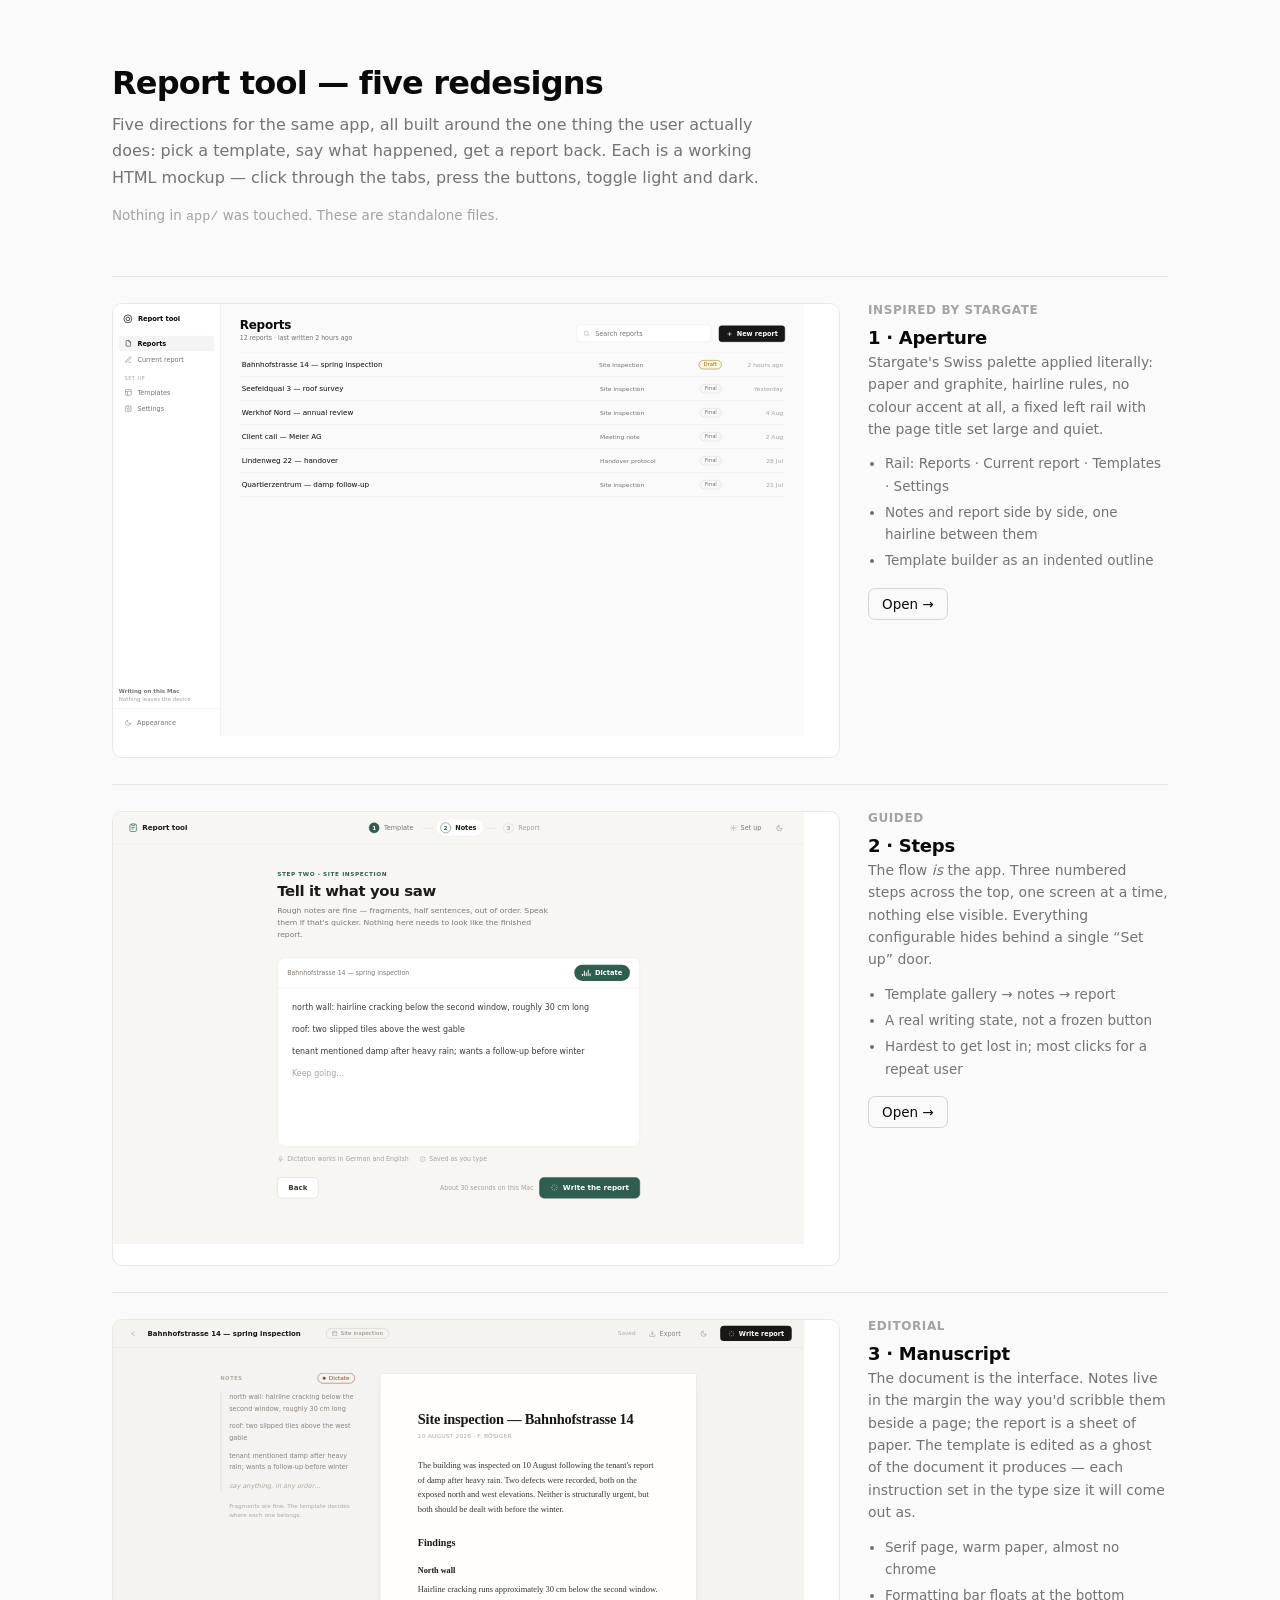
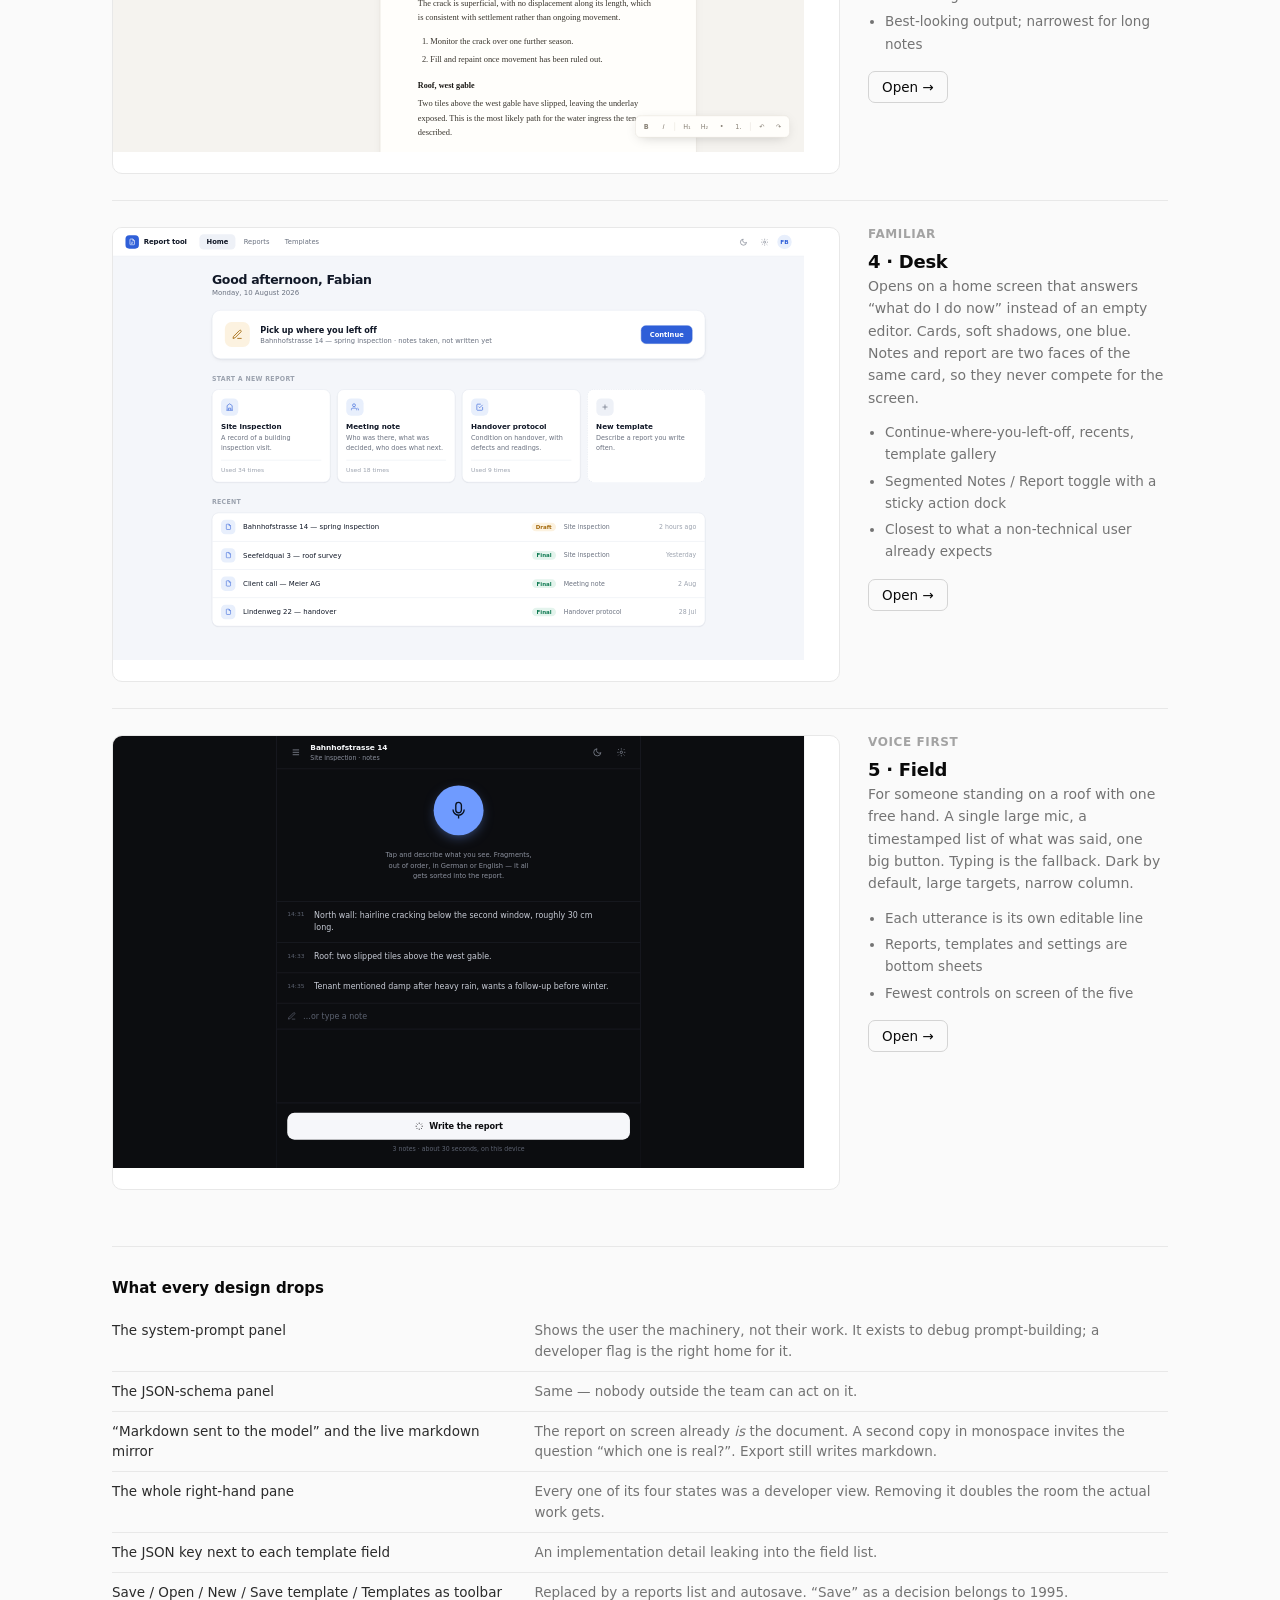
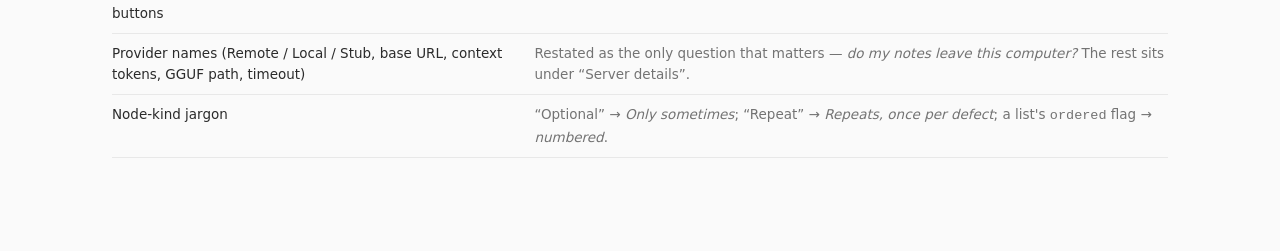
<file: design/index.html>
<!doctype html>
<html lang="en">
<head>
<meta charset="utf-8">
<meta name="viewport" content="width=device-width, initial-scale=1">
<title>Report tool — five redesigns</title>
<style>
  :root{
    --bg:#fafafa;--surface:#fff;--line:#e8e8e8;--line-2:#d4d4d4;
    --ink:#0a0a0a;--text:#2b2b2b;--muted:#737373;--faint:#a3a3a3;
    --sans:-apple-system,BlinkMacSystemFont,"Segoe UI",Inter,system-ui,sans-serif;
  }
  @media (prefers-color-scheme:dark){
    :root{--bg:#0a0a0a;--surface:#141414;--line:#262626;--line-2:#3a3a3a;
          --ink:#fafafa;--text:#d4d4d4;--muted:#8a8a8a;--faint:#5e5e5e}
  }
  *{box-sizing:border-box}
  body{margin:0;background:var(--bg);color:var(--text);font-family:var(--sans);font-size:15px;-webkit-font-smoothing:antialiased}
  .wrap{max-width:1120px;margin:0 auto;padding:64px 32px 96px}
  h1{margin:0 0 10px;font-size:32px;font-weight:650;letter-spacing:-.025em;color:var(--ink)}
  .lede{margin:0 0 14px;font-size:16px;color:var(--muted);line-height:1.65;max-width:64ch}
  .note{font-size:13.5px;color:var(--faint);line-height:1.6;max-width:64ch;margin:0 0 48px}
  .grid{display:grid;gap:26px}
  .item{display:grid;grid-template-columns:minmax(0,1fr) 300px;gap:28px;align-items:start;
        border-top:1px solid var(--line);padding-top:26px}
  .frame{position:relative;border:1px solid var(--line);border-radius:10px;overflow:hidden;background:var(--surface);
         aspect-ratio:16/10}
  .frame iframe{position:absolute;top:0;left:0;width:1440px;height:900px;border:0;
                transform:scale(.48);transform-origin:0 0;pointer-events:none}
  .frame a{position:absolute;inset:0;display:block}
  .frame:hover{border-color:var(--line-2)}
  .meta h2{margin:0 0 3px;font-size:18px;color:var(--ink);font-weight:620;letter-spacing:-.015em}
  .meta .tag{font-size:12px;color:var(--faint);letter-spacing:.05em;text-transform:uppercase;font-weight:600;margin-bottom:10px;display:block}
  .meta p{margin:0 0 12px;font-size:14px;color:var(--muted);line-height:1.6}
  .meta ul{margin:0 0 16px;padding-left:17px;font-size:13.5px;color:var(--muted);line-height:1.65}
  .meta li{margin-bottom:4px}
  .open{display:inline-flex;align-items:center;gap:7px;font-size:13.5px;color:var(--ink);text-decoration:none;
        border:1px solid var(--line-2);border-radius:7px;padding:7px 13px}
  .open:hover{border-color:var(--muted)}
  .cut{border-top:1px solid var(--line);margin-top:56px;padding-top:32px}
  .cut h2{margin:0 0 14px;font-size:15px;color:var(--ink);font-weight:620}
  .cut table{border-collapse:collapse;width:100%;font-size:13.5px}
  .cut td{padding:9px 0;border-bottom:1px solid var(--line);vertical-align:top;color:var(--muted);line-height:1.55}
  .cut td:first-child{width:40%;color:var(--text);padding-right:24px}
  @media (max-width:860px){.item{grid-template-columns:1fr}}
</style>
</head>
<body>
<div class="wrap">
  <h1>Report tool — five redesigns</h1>
  <p class="lede">Five directions for the same app, all built around the one thing the user actually does:
    pick a template, say what happened, get a report back. Each is a working HTML mockup — click through the
    tabs, press the buttons, toggle light and dark.</p>
  <p class="note">Nothing in <code>app/</code> was touched. These are standalone files.</p>

  <div class="grid">

    <div class="item">
      <div class="frame"><iframe src="1-aperture.html" scrolling="no"></iframe><a href="1-aperture.html"></a></div>
      <div class="meta">
        <span class="tag">Inspired by Stargate</span>
        <h2>1 · Aperture</h2>
        <p>Stargate's Swiss palette applied literally: paper and graphite, hairline rules, no colour accent at all, a fixed left rail with the page title set large and quiet.</p>
        <ul>
          <li>Rail: Reports · Current report · Templates · Settings</li>
          <li>Notes and report side by side, one hairline between them</li>
          <li>Template builder as an indented outline</li>
        </ul>
        <a class="open" href="1-aperture.html">Open →</a>
      </div>
    </div>

    <div class="item">
      <div class="frame"><iframe src="2-steps.html" scrolling="no"></iframe><a href="2-steps.html"></a></div>
      <div class="meta">
        <span class="tag">Guided</span>
        <h2>2 · Steps</h2>
        <p>The flow <em>is</em> the app. Three numbered steps across the top, one screen at a time, nothing else visible. Everything configurable hides behind a single “Set up” door.</p>
        <ul>
          <li>Template gallery → notes → report</li>
          <li>A real writing state, not a frozen button</li>
          <li>Hardest to get lost in; most clicks for a repeat user</li>
        </ul>
        <a class="open" href="2-steps.html">Open →</a>
      </div>
    </div>

    <div class="item">
      <div class="frame"><iframe src="3-manuscript.html" scrolling="no"></iframe><a href="3-manuscript.html"></a></div>
      <div class="meta">
        <span class="tag">Editorial</span>
        <h2>3 · Manuscript</h2>
        <p>The document is the interface. Notes live in the margin the way you'd scribble them beside a page; the report is a sheet of paper. The template is edited as a ghost of the document it produces — each instruction set in the type size it will come out as.</p>
        <ul>
          <li>Serif page, warm paper, almost no chrome</li>
          <li>Formatting bar floats at the bottom</li>
          <li>Best-looking output; narrowest for long notes</li>
        </ul>
        <a class="open" href="3-manuscript.html">Open →</a>
      </div>
    </div>

    <div class="item">
      <div class="frame"><iframe src="4-desk.html" scrolling="no"></iframe><a href="4-desk.html"></a></div>
      <div class="meta">
        <span class="tag">Familiar</span>
        <h2>4 · Desk</h2>
        <p>Opens on a home screen that answers “what do I do now” instead of an empty editor. Cards, soft shadows, one blue. Notes and report are two faces of the same card, so they never compete for the screen.</p>
        <ul>
          <li>Continue-where-you-left-off, recents, template gallery</li>
          <li>Segmented Notes / Report toggle with a sticky action dock</li>
          <li>Closest to what a non-technical user already expects</li>
        </ul>
        <a class="open" href="4-desk.html">Open →</a>
      </div>
    </div>

    <div class="item">
      <div class="frame"><iframe src="5-field.html" scrolling="no"></iframe><a href="5-field.html"></a></div>
      <div class="meta">
        <span class="tag">Voice first</span>
        <h2>5 · Field</h2>
        <p>For someone standing on a roof with one free hand. A single large mic, a timestamped list of what was said, one big button. Typing is the fallback. Dark by default, large targets, narrow column.</p>
        <ul>
          <li>Each utterance is its own editable line</li>
          <li>Reports, templates and settings are bottom sheets</li>
          <li>Fewest controls on screen of the five</li>
        </ul>
        <a class="open" href="5-field.html">Open →</a>
      </div>
    </div>

  </div>

  <div class="cut">
    <h2>What every design drops</h2>
    <table>
      <tr><td>The system-prompt panel</td><td>Shows the user the machinery, not their work. It exists to debug prompt-building; a developer flag is the right home for it.</td></tr>
      <tr><td>The JSON-schema panel</td><td>Same — nobody outside the team can act on it.</td></tr>
      <tr><td>“Markdown sent to the model” and the live markdown mirror</td><td>The report on screen already <em>is</em> the document. A second copy in monospace invites the question “which one is real?”. Export still writes markdown.</td></tr>
      <tr><td>The whole right-hand pane</td><td>Every one of its four states was a developer view. Removing it doubles the room the actual work gets.</td></tr>
      <tr><td>The JSON key next to each template field</td><td>An implementation detail leaking into the field list.</td></tr>
      <tr><td>Save / Open / New / Save template / Templates as toolbar buttons</td><td>Replaced by a reports list and autosave. “Save” as a decision belongs to 1995.</td></tr>
      <tr><td>Provider names (Remote / Local / Stub, base URL, context tokens, GGUF path, timeout)</td><td>Restated as the only question that matters — <em>do my notes leave this computer?</em> The rest sits under “Server details”.</td></tr>
      <tr><td>Node-kind jargon</td><td>“Optional” → <em>Only sometimes</em>; “Repeat” → <em>Repeats, once per defect</em>; a list's <code>ordered</code> flag → <em>numbered</em>.</td></tr>
    </table>
  </div>
</div>
</body>
</html>
</file>
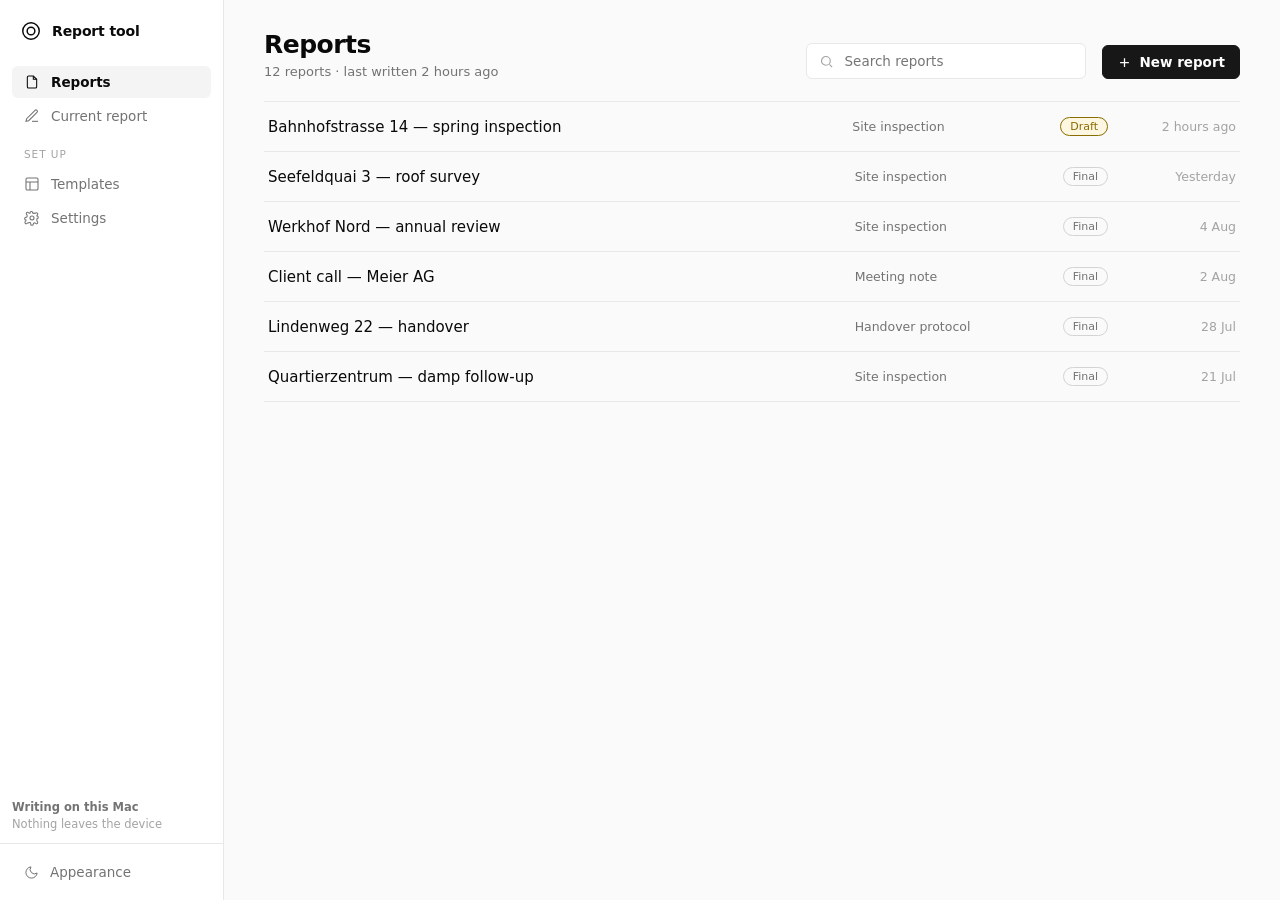
<file: design/1-aperture.html>
<!doctype html>
<html lang="en">
<head>
<meta charset="utf-8">
<meta name="viewport" content="width=device-width, initial-scale=1">
<title>Report tool — Aperture</title>
<style>
  /* ─── Aperture ────────────────────────────────────────────────────────────
     Swiss minimalist, after Stargate: paper + graphite, hairline rules,
     one accent (there isn't one — the accent is ink), high whitespace.
     ------------------------------------------------------------------- */
  :root{
    --bg:#fafafa; --surface:#ffffff; --sunk:#f4f4f4;
    --line:#e8e8e8; --line-2:#d4d4d4;
    --ink:#0a0a0a; --text:#2b2b2b; --muted:#737373; --faint:#a3a3a3;
    --accent:#171717; --on-accent:#ffffff;
    --warn:#8a6d00; --warn-bg:#fdf6e0;
    --r:8px; --rail:224px;
    --sans:-apple-system,BlinkMacSystemFont,"Segoe UI",Inter,system-ui,sans-serif;
    --serif:"Iowan Old Style","Charter",Georgia,serif;
  }
  html[data-theme="dark"]{
    --bg:#0a0a0a; --surface:#141414; --sunk:#1a1a1a;
    --line:#262626; --line-2:#3a3a3a;
    --ink:#fafafa; --text:#d4d4d4; --muted:#8a8a8a; --faint:#5e5e5e;
    --accent:#fafafa; --on-accent:#0a0a0a;
    --warn:#e5c76b; --warn-bg:#241f10;
  }
  *{box-sizing:border-box}
  html,body{height:100%;margin:0}
  body{background:var(--bg);color:var(--text);font-family:var(--sans);font-size:14px;-webkit-font-smoothing:antialiased}
  button{font:inherit;color:inherit;background:none;border:0;cursor:pointer}
  input,textarea{font:inherit;color:inherit}

  .shell{display:flex;height:100vh}

  /* ── rail ── */
  .rail{width:var(--rail);flex:none;background:var(--surface);border-right:1px solid var(--line);display:flex;flex-direction:column}
  .brand{display:flex;align-items:center;gap:10px;padding:20px 20px 24px;font-weight:600;color:var(--ink);letter-spacing:-.01em}
  .brand svg{width:22px;height:22px}
  .nav{flex:1;padding:0 12px;display:flex;flex-direction:column;gap:2px}
  .nav-label{font-size:10.5px;letter-spacing:.09em;text-transform:uppercase;color:var(--faint);padding:14px 12px 6px}
  .nav a{display:flex;align-items:center;gap:11px;padding:8px 12px;border-radius:6px;color:var(--muted);text-decoration:none;font-size:13.5px}
  .nav a:hover{background:var(--sunk);color:var(--text)}
  .nav a.on{background:var(--sunk);color:var(--ink);font-weight:550}
  .nav svg{width:16px;height:16px;flex:none}
  .rail-foot{padding:12px;border-top:1px solid var(--line);display:flex;flex-direction:column;gap:2px}
  .rail-foot button{display:flex;align-items:center;gap:11px;padding:8px 12px;border-radius:6px;color:var(--muted);font-size:13.5px;width:100%}
  .rail-foot button:hover{background:var(--sunk);color:var(--text)}
  .rail-foot svg{width:15px;height:15px}
  .where{padding:10px 12px;font-size:11.5px;color:var(--faint);line-height:1.5}
  .where b{display:block;color:var(--muted);font-weight:550}

  /* ── main ── */
  .main{flex:1;min-width:0;display:flex;flex-direction:column;overflow:hidden}
  .head{padding:30px 40px 22px;display:flex;align-items:flex-end;gap:16px}
  .head h1{margin:0;font-size:25px;font-weight:650;letter-spacing:-.02em;color:var(--ink)}
  .head p{margin:5px 0 0;font-size:13px;color:var(--muted)}
  .head .grow{flex:1}
  .body{flex:1;min-height:0;overflow-y:auto;padding:0 40px 56px}

  /* ── buttons ── */
  .btn{display:inline-flex;align-items:center;gap:8px;padding:8px 14px;border-radius:6px;border:1px solid var(--line-2);font-size:13.5px;color:var(--text);background:var(--surface)}
  .btn:hover{border-color:var(--muted)}
  .btn svg{width:15px;height:15px}
  .btn-primary{background:var(--accent);color:var(--on-accent);border-color:var(--accent);font-weight:550}
  .btn-primary:hover{opacity:.86}
  .btn-quiet{border-color:transparent;color:var(--muted)}
  .btn-quiet:hover{background:var(--sunk);color:var(--text);border-color:transparent}

  /* ── reports list ── */
  .list{border-top:1px solid var(--line)}
  .row{display:flex;align-items:center;gap:18px;padding:15px 4px;border-bottom:1px solid var(--line);cursor:pointer}
  .row:hover{background:var(--surface)}
  .row .name{font-size:15px;color:var(--ink);font-weight:520;flex:1;min-width:0;overflow:hidden;text-overflow:ellipsis;white-space:nowrap}
  .row .from{font-size:12.5px;color:var(--muted);width:190px;flex:none}
  .row .when{font-size:12.5px;color:var(--faint);width:110px;flex:none;text-align:right}
  .tag{font-size:11px;color:var(--muted);border:1px solid var(--line-2);border-radius:999px;padding:2px 9px;flex:none}
  .tag.draft{color:var(--warn);border-color:var(--warn);background:var(--warn-bg)}
  .search{display:flex;align-items:center;gap:9px;border:1px solid var(--line);background:var(--surface);border-radius:6px;padding:8px 12px;width:280px}
  .search input{border:0;outline:0;background:none;width:100%;font-size:13.5px}
  .search svg{width:15px;height:15px;color:var(--faint);flex:none}

  /* ── editor split ── */
  .split{display:grid;grid-template-columns:minmax(0,1fr) minmax(0,1.15fr);gap:0;height:100%}
  .pane{min-width:0;display:flex;flex-direction:column;overflow:hidden}
  .pane + .pane{border-left:1px solid var(--line)}
  .pane-head{display:flex;align-items:center;gap:10px;padding:14px 28px 12px}
  .pane-head h2{margin:0;font-size:11px;letter-spacing:.1em;text-transform:uppercase;color:var(--faint);font-weight:600}
  .pane-head .grow{flex:1}
  .pane-body{flex:1;min-height:0;overflow-y:auto;padding:4px 28px 40px}
  .notes{font-size:15px;line-height:1.75;color:var(--text)}
  .notes p{margin:0 0 14px}
  .notes .ph{color:var(--faint)}
  .doc{font-family:var(--serif);font-size:16px;line-height:1.72;color:var(--text);max-width:60ch}
  .doc h1{font-family:var(--sans);font-size:22px;font-weight:650;letter-spacing:-.02em;color:var(--ink);margin:0 0 4px}
  .doc h2{font-family:var(--sans);font-size:15px;font-weight:620;color:var(--ink);margin:28px 0 8px;letter-spacing:-.01em}
  .doc h3{font-family:var(--sans);font-size:13.5px;font-weight:600;color:var(--text);margin:20px 0 6px}
  .doc p{margin:0 0 14px}
  .doc ul,.doc ol{margin:0 0 14px;padding-left:22px}
  .doc li{margin:0 0 6px}
  .doc .stamp{font-family:var(--sans);font-size:12px;color:var(--faint);margin:0 0 26px}
  .rec{display:inline-flex;align-items:center;gap:8px;padding:7px 13px;border-radius:999px;border:1px solid var(--line-2);font-size:13px;color:var(--text)}
  .rec .dot{width:8px;height:8px;border-radius:50%;background:#d24b4b}
  .rec.live{border-color:#d24b4b;color:#d24b4b}
  .rec.live .dot{animation:pulse 1.4s infinite}
  @keyframes pulse{50%{opacity:.25}}

  /* ── template builder ── */
  .tpl{max-width:760px}
  .tpl-name{font-size:22px;font-weight:650;letter-spacing:-.02em;color:var(--ink);border:0;outline:0;background:none;width:100%;padding:2px 0}
  .tpl-purpose{font-size:13.5px;color:var(--muted);border:0;outline:0;background:none;width:100%;padding:4px 0 0}
  .tpl-list{margin-top:26px;display:flex;flex-direction:column;gap:8px}
  .node{border:1px solid var(--line);border-radius:var(--r);background:var(--surface);padding:12px 14px}
  .node:hover{border-color:var(--line-2)}
  .node.section{background:var(--sunk)}
  .node.optional{border-style:dashed}
  .node.repeat{border-left:2px solid var(--ink)}
  .node-head{display:flex;align-items:center;gap:10px}
  .node-head .kind{font-size:11px;color:var(--muted);letter-spacing:.04em;width:70px;flex:none}
  .node-head .lbl{font-size:14px;font-weight:550;color:var(--ink);border:0;background:none;outline:0;flex:1;min-width:0}
  .node-head .acts{display:flex;gap:2px;opacity:0;transition:opacity .12s}
  .node:hover .node-head .acts{opacity:1}
  .icon-btn{width:26px;height:26px;display:grid;place-items:center;border-radius:5px;color:var(--faint)}
  .icon-btn:hover{background:var(--bg);color:var(--text)}
  .icon-btn svg{width:14px;height:14px}
  .node-desc{margin-top:6px;font-size:13.5px;color:var(--muted);line-height:1.6}
  .node-desc.as-h{font-size:15px;color:var(--text);font-weight:550}
  .node-opts{margin-top:9px;display:flex;gap:16px;font-size:12px;color:var(--faint);align-items:center}
  .node-opts input[type=number]{width:44px;border:1px solid var(--line);border-radius:4px;background:var(--bg);padding:2px 5px;font-size:12px}
  .kids{margin:10px 0 0 18px;padding-left:14px;border-left:1px solid var(--line-2);display:flex;flex-direction:column;gap:8px}
  .add{display:flex;gap:6px;flex-wrap:wrap;padding-top:2px}
  .add button{font-size:12.5px;color:var(--muted);border:1px dashed var(--line-2);border-radius:6px;padding:6px 11px}
  .add button:hover{color:var(--ink);border-color:var(--muted);border-style:solid}

  /* ── settings ── */
  .set{max-width:620px}
  .group{border-top:1px solid var(--line);padding:24px 0}
  .group:first-child{border-top:0;padding-top:6px}
  .group h3{margin:0 0 3px;font-size:14px;font-weight:600;color:var(--ink)}
  .group .sub{margin:0 0 16px;font-size:13px;color:var(--muted);line-height:1.55}
  .choice{display:flex;gap:12px;align-items:flex-start;padding:13px 15px;border:1px solid var(--line);border-radius:var(--r);margin-bottom:8px;background:var(--surface);cursor:pointer}
  .choice.on{border-color:var(--ink);box-shadow:inset 0 0 0 1px var(--ink)}
  .choice .r{width:15px;height:15px;border-radius:50%;border:1.5px solid var(--line-2);margin-top:2px;flex:none;position:relative}
  .choice.on .r{border-color:var(--ink)}
  .choice.on .r::after{content:"";position:absolute;inset:3px;border-radius:50%;background:var(--ink)}
  .choice b{display:block;font-size:13.5px;font-weight:550;color:var(--ink);margin-bottom:2px}
  .choice span{font-size:12.5px;color:var(--muted);line-height:1.5}
  .field{margin-bottom:14px}
  .field label{display:block;font-size:12.5px;color:var(--muted);margin-bottom:5px}
  .field input{width:100%;border:1px solid var(--line-2);border-radius:6px;background:var(--surface);padding:8px 11px;font-size:13.5px;outline:0}
  .field input:focus{border-color:var(--ink)}
  details.adv{margin-top:6px}
  details.adv summary{font-size:12.5px;color:var(--muted);cursor:pointer;list-style:none;padding:6px 0}
  details.adv summary::-webkit-details-marker{display:none}
  details.adv summary::before{content:"▸ ";color:var(--faint)}
  details.adv[open] summary::before{content:"▾ "}

  /* download banner */
  .banner{display:flex;align-items:center;gap:14px;margin:0 40px 18px;padding:11px 15px;border:1px solid var(--line);border-radius:var(--r);background:var(--surface);font-size:13px;color:var(--muted)}
  .bar{flex:1;height:3px;background:var(--line);border-radius:2px;overflow:hidden;max-width:220px}
  .bar i{display:block;height:100%;width:62%;background:var(--ink)}

  [hidden]{display:none!important}
</style>
</head>
<body>
<div class="shell">
  <aside class="rail">
    <div class="brand">
      <svg viewBox="0 0 24 24" fill="none" stroke="currentColor" stroke-width="1.6"><circle cx="12" cy="12" r="9"/><circle cx="12" cy="12" r="4.2"/></svg>
      Report tool
    </div>
    <nav class="nav">
      <a href="#" class="on" data-go="reports"><svg viewBox="0 0 24 24" fill="none" stroke="currentColor" stroke-width="1.6"><path d="M14 3H7a2 2 0 0 0-2 2v14a2 2 0 0 0 2 2h10a2 2 0 0 0 2-2V8z"/><path d="M14 3v5h5"/></svg>Reports</a>
      <a href="#" data-go="editor"><svg viewBox="0 0 24 24" fill="none" stroke="currentColor" stroke-width="1.6"><path d="M12 20h9"/><path d="M16.5 3.5a2.1 2.1 0 0 1 3 3L7 19l-4 1 1-4z"/></svg>Current report</a>
      <div class="nav-label">Set up</div>
      <a href="#" data-go="template"><svg viewBox="0 0 24 24" fill="none" stroke="currentColor" stroke-width="1.6"><rect x="3" y="3" width="18" height="18" rx="2"/><path d="M3 9h18M9 9v12"/></svg>Templates</a>
      <a href="#" data-go="settings"><svg viewBox="0 0 24 24" fill="none" stroke="currentColor" stroke-width="1.6"><circle cx="12" cy="12" r="3"/><path d="M19.4 15a1.7 1.7 0 0 0 .3 1.9l.1.1a2 2 0 1 1-2.8 2.8l-.1-.1a1.7 1.7 0 0 0-2.9 1.2V21a2 2 0 1 1-4 0v-.1A1.7 1.7 0 0 0 7 19.4a1.7 1.7 0 0 0-1.9.3l-.1.1a2 2 0 1 1-2.8-2.8l.1-.1A1.7 1.7 0 0 0 3 15H3a2 2 0 1 1 0-4h.1A1.7 1.7 0 0 0 4.6 9a1.7 1.7 0 0 0-.3-1.9l-.1-.1a2 2 0 1 1 2.8-2.8l.1.1A1.7 1.7 0 0 0 9 4.6h.1A2 2 0 1 1 13 4.6V4.7A1.7 1.7 0 0 0 15 4.6a1.7 1.7 0 0 0 1.9.3l.1-.1a2 2 0 1 1 2.8 2.8l-.1.1A1.7 1.7 0 0 0 19.4 9V9a2 2 0 1 1 0 4z"/></svg>Settings</a>
    </nav>
    <div class="where">
      <b>Writing on this Mac</b>
      Nothing leaves the device
    </div>
    <div class="rail-foot">
      <button onclick="toggleTheme()"><svg viewBox="0 0 24 24" fill="none" stroke="currentColor" stroke-width="1.6"><path d="M21 12.8A9 9 0 1 1 11.2 3a7 7 0 0 0 9.8 9.8z"/></svg>Appearance</button>
    </div>
  </aside>

  <main class="main">

    <!-- ══ REPORTS ══ -->
    <section id="reports">
      <div class="head">
        <div><h1>Reports</h1><p>12 reports · last written 2 hours ago</p></div>
        <div class="grow"></div>
        <div class="search"><svg viewBox="0 0 24 24" fill="none" stroke="currentColor" stroke-width="1.8"><circle cx="11" cy="11" r="7"/><path d="m21 21-4.3-4.3"/></svg><input placeholder="Search reports"></div>
        <button class="btn btn-primary" data-go="editor"><svg viewBox="0 0 24 24" fill="none" stroke="currentColor" stroke-width="2"><path d="M12 5v14M5 12h14"/></svg>New report</button>
      </div>
      <div class="body">
        <div class="list">
          <div class="row" data-go="editor"><span class="name">Bahnhofstrasse 14 — spring inspection</span><span class="from">Site inspection</span><span class="tag draft">Draft</span><span class="when">2 hours ago</span></div>
          <div class="row"><span class="name">Seefeldquai 3 — roof survey</span><span class="from">Site inspection</span><span class="tag">Final</span><span class="when">Yesterday</span></div>
          <div class="row"><span class="name">Werkhof Nord — annual review</span><span class="from">Site inspection</span><span class="tag">Final</span><span class="when">4 Aug</span></div>
          <div class="row"><span class="name">Client call — Meier AG</span><span class="from">Meeting note</span><span class="tag">Final</span><span class="when">2 Aug</span></div>
          <div class="row"><span class="name">Lindenweg 22 — handover</span><span class="from">Handover protocol</span><span class="tag">Final</span><span class="when">28 Jul</span></div>
          <div class="row"><span class="name">Quartierzentrum — damp follow-up</span><span class="from">Site inspection</span><span class="tag">Final</span><span class="when">21 Jul</span></div>
        </div>
      </div>
    </section>

    <!-- ══ EDITOR ══ -->
    <section id="editor" hidden style="flex:1;min-height:0;display:flex;flex-direction:column">
      <div class="head">
        <div>
          <h1 contenteditable style="outline:0">Bahnhofstrasse 14 — spring inspection</h1>
          <p>Site inspection · saved automatically</p>
        </div>
        <div class="grow"></div>
        <button class="btn btn-quiet"><svg viewBox="0 0 24 24" fill="none" stroke="currentColor" stroke-width="1.6"><path d="M21 15v4a2 2 0 0 1-2 2H5a2 2 0 0 1-2-2v-4"/><path d="M7 10l5 5 5-5M12 15V3"/></svg>Export</button>
        <button class="btn btn-primary"><svg viewBox="0 0 24 24" fill="none" stroke="currentColor" stroke-width="1.8"><path d="M12 3v3M12 18v3M5.6 5.6l2.1 2.1M16.3 16.3l2.1 2.1M3 12h3M18 12h3M5.6 18.4l2.1-2.1M16.3 7.7l2.1-2.1"/></svg>Write report</button>
      </div>
      <div class="banner">
        <span>Preparing the writing model — 3.2 GB of 5.2 GB</span>
        <div class="bar"><i></i></div>
        <span style="color:var(--faint)">You can keep taking notes</span>
      </div>
      <div class="body" style="padding:0;flex:1;min-height:0">
        <div class="split">
          <div class="pane">
            <div class="pane-head"><h2>Your notes</h2><div class="grow"></div>
              <button class="rec"><span class="dot"></span>Dictate</button>
            </div>
            <div class="pane-body notes" contenteditable>
              <p>north wall: hairline cracking below the second window, roughly 30 cm long</p>
              <p>roof: two slipped tiles above the west gable</p>
              <p>tenant mentioned damp after heavy rain; wants a follow-up before winter</p>
              <p class="ph">Keep going — anything you say here ends up in the right place.</p>
            </div>
          </div>
          <div class="pane">
            <div class="pane-head"><h2>Report</h2><div class="grow"></div>
              <span style="font-size:12px;color:var(--faint)">Written 14:02 · edit freely</span>
            </div>
            <div class="pane-body">
              <div class="doc" contenteditable>
                <h1>Site inspection — Bahnhofstrasse 14</h1>
                <p class="stamp">10 August 2026</p>
                <p>The building was inspected on 10 August following the tenant's report of damp. Two defects were recorded, both on the exposed north and west elevations. Neither is structurally urgent, but both should be addressed before the winter.</p>
                <h2>Findings</h2>
                <h3>North wall</h3>
                <p>Hairline cracking runs approximately 30 cm below the second window. The crack is superficial and shows no displacement, consistent with settlement rather than movement.</p>
                <ol><li>Monitor the crack over one further season.</li><li>Fill and repaint once movement has been ruled out.</li></ol>
                <h3>Roof, west gable</h3>
                <p>Two tiles above the west gable have slipped, leaving the underlay exposed. This is the most likely path for the water ingress the tenant described.</p>
                <ol><li>Re-bed the two slipped tiles.</li><li>Inspect the surrounding course for further movement.</li></ol>
                <h2>Follow-up</h2>
                <ul><li>Return visit before the first frost.</li><li>Confirm with the tenant that the damp has stopped.</li></ul>
              </div>
            </div>
          </div>
        </div>
      </div>
    </section>

    <!-- ══ TEMPLATE ══ -->
    <section id="template" hidden>
      <div class="head">
        <div><h1>Templates</h1><p>The shape each kind of report follows · 3 saved</p></div>
        <div class="grow"></div>
        <button class="btn btn-quiet">Duplicate</button>
        <button class="btn btn-primary">Save template</button>
      </div>
      <div class="body">
        <div class="tpl">
          <input class="tpl-name" value="Site inspection">
          <input class="tpl-purpose" value="A record of a building inspection visit.">

          <div class="tpl-list">
            <div class="node">
              <div class="node-head"><span class="kind">Paragraph</span><input class="lbl" value="Summary">
                <span class="acts"><button class="icon-btn" title="Move up"><svg viewBox="0 0 24 24" fill="none" stroke="currentColor" stroke-width="2"><path d="m18 15-6-6-6 6"/></svg></button><button class="icon-btn" title="Move down"><svg viewBox="0 0 24 24" fill="none" stroke="currentColor" stroke-width="2"><path d="m6 9 6 6 6-6"/></svg></button><button class="icon-btn" title="Remove"><svg viewBox="0 0 24 24" fill="none" stroke="currentColor" stroke-width="2"><path d="M18 6 6 18M6 6l12 12"/></svg></button></span>
              </div>
              <div class="node-desc" contenteditable>Two or three sentences summarising the visit.</div>
            </div>

            <div class="node section">
              <div class="node-head"><span class="kind">Section</span><input class="lbl" value="Findings">
                <span class="acts"><button class="icon-btn"><svg viewBox="0 0 24 24" fill="none" stroke="currentColor" stroke-width="2"><path d="m18 15-6-6-6 6"/></svg></button><button class="icon-btn"><svg viewBox="0 0 24 24" fill="none" stroke="currentColor" stroke-width="2"><path d="m6 9 6 6 6-6"/></svg></button><button class="icon-btn"><svg viewBox="0 0 24 24" fill="none" stroke="currentColor" stroke-width="2"><path d="M18 6 6 18M6 6l12 12"/></svg></button></span>
              </div>
              <div class="node-desc as-h" contenteditable>A heading naming the inspected area.</div>
              <div class="kids">
                <div class="node">
                  <div class="node-head"><span class="kind">Paragraph</span><input class="lbl" value="Overview"></div>
                  <div class="node-desc" contenteditable>What was observed overall.</div>
                </div>
                <div class="node repeat">
                  <div class="node-head"><span class="kind">Repeats</span><input class="lbl" value="Defects"></div>
                  <div class="node-desc" contenteditable>One group per defect mentioned in the notes.</div>
                  <div class="node-opts">
                    <span>one per <input value="defect" style="width:80px;border:1px solid var(--line);border-radius:4px;background:var(--bg);padding:2px 6px;font-size:12px"></span>
                    <span>at least <input type="number" value="1"></span>
                    <span>at most <input type="number" placeholder="—"></span>
                  </div>
                  <div class="kids">
                    <div class="node section">
                      <div class="node-head"><span class="kind">Section</span><input class="lbl" value="Location"></div>
                      <div class="node-desc as-h" contenteditable>The defect's location.</div>
                    </div>
                    <div class="node">
                      <div class="node-head"><span class="kind">List</span><input class="lbl" value="Actions"></div>
                      <div class="node-desc" contenteditable>Recommended remedial actions.</div>
                      <div class="node-opts"><label style="display:flex;gap:6px;align-items:center"><input type="checkbox" checked> numbered</label><span>at least <input type="number" value="1"></span><span>at most <input type="number" value="5"></span></div>
                    </div>
                    <div class="add"><button>+ Paragraph</button><button>+ List</button><button>+ Section</button></div>
                  </div>
                </div>
                <div class="add"><button>+ Paragraph</button><button>+ List</button><button>+ Section</button><button>+ Only sometimes</button><button>+ Repeats</button></div>
              </div>
            </div>

            <div class="node optional">
              <div class="node-head"><span class="kind">Sometimes</span><input class="lbl" value="Follow-up"></div>
              <div class="node-desc" contenteditable>Include only if a follow-up visit is needed.</div>
              <div class="kids">
                <div class="node">
                  <div class="node-head"><span class="kind">List</span><input class="lbl" value="Next steps"></div>
                  <div class="node-desc" contenteditable>What must happen before the next visit.</div>
                </div>
                <div class="add"><button>+ Paragraph</button><button>+ List</button></div>
              </div>
            </div>

            <div class="add"><button>+ Paragraph</button><button>+ List</button><button>+ Section</button><button>+ Only sometimes</button><button>+ Repeats</button></div>
          </div>
        </div>
      </div>
    </section>

    <!-- ══ SETTINGS ══ -->
    <section id="settings" hidden>
      <div class="head"><div><h1>Settings</h1><p>Where reports get written, and how dictation behaves</p></div></div>
      <div class="body">
        <div class="set">
          <div class="group">
            <h3>Where reports are written</h3>
            <p class="sub">This decides whether your notes ever leave this computer.</p>
            <label class="choice on"><span class="r"></span><span><b>On this Mac</b><span>Nothing leaves the device. Slower on long reports.</span></span></label>
            <label class="choice"><span class="r"></span><span><b>Company server</b><span>Faster. Your notes are sent to the address below.</span></span></label>
            <label class="choice"><span class="r"></span><span><b>Example text</b><span>Fills the template with placeholder text. For trying things out.</span></span></label>
            <details class="adv">
              <summary>Server details</summary>
              <div class="field"><label>Address</label><input value="https://gateway.ajila.com/v1"></div>
              <div class="field"><label>Key</label><input type="password" value="••••••••••••••••"></div>
            </details>
          </div>
          <div class="group">
            <h3>Dictation</h3>
            <p class="sub">Speech is turned into text on this computer. Recordings are never uploaded.</p>
            <div class="field"><label>Spoken language</label><input value="Detect automatically"></div>
          </div>
          <div class="group">
            <h3>Files</h3>
            <p class="sub">Reports and templates live in your application data folder.</p>
            <button class="btn">Show in Finder</button>
          </div>
        </div>
      </div>
    </section>

  </main>
</div>

<script>
  const views = ['reports','editor','template','settings'];
  function go(id){
    views.forEach(v => document.getElementById(v).hidden = v !== id);
    document.querySelectorAll('.nav a').forEach(a => a.classList.toggle('on', a.dataset.go === id));
  }
  document.querySelectorAll('[data-go]').forEach(el =>
    el.addEventListener('click', e => { e.preventDefault(); go(el.dataset.go); }));
  function toggleTheme(){
    const r = document.documentElement;
    r.dataset.theme = r.dataset.theme === 'dark' ? 'light' : 'dark';
  }
</script>
</body>
</html>
</file>
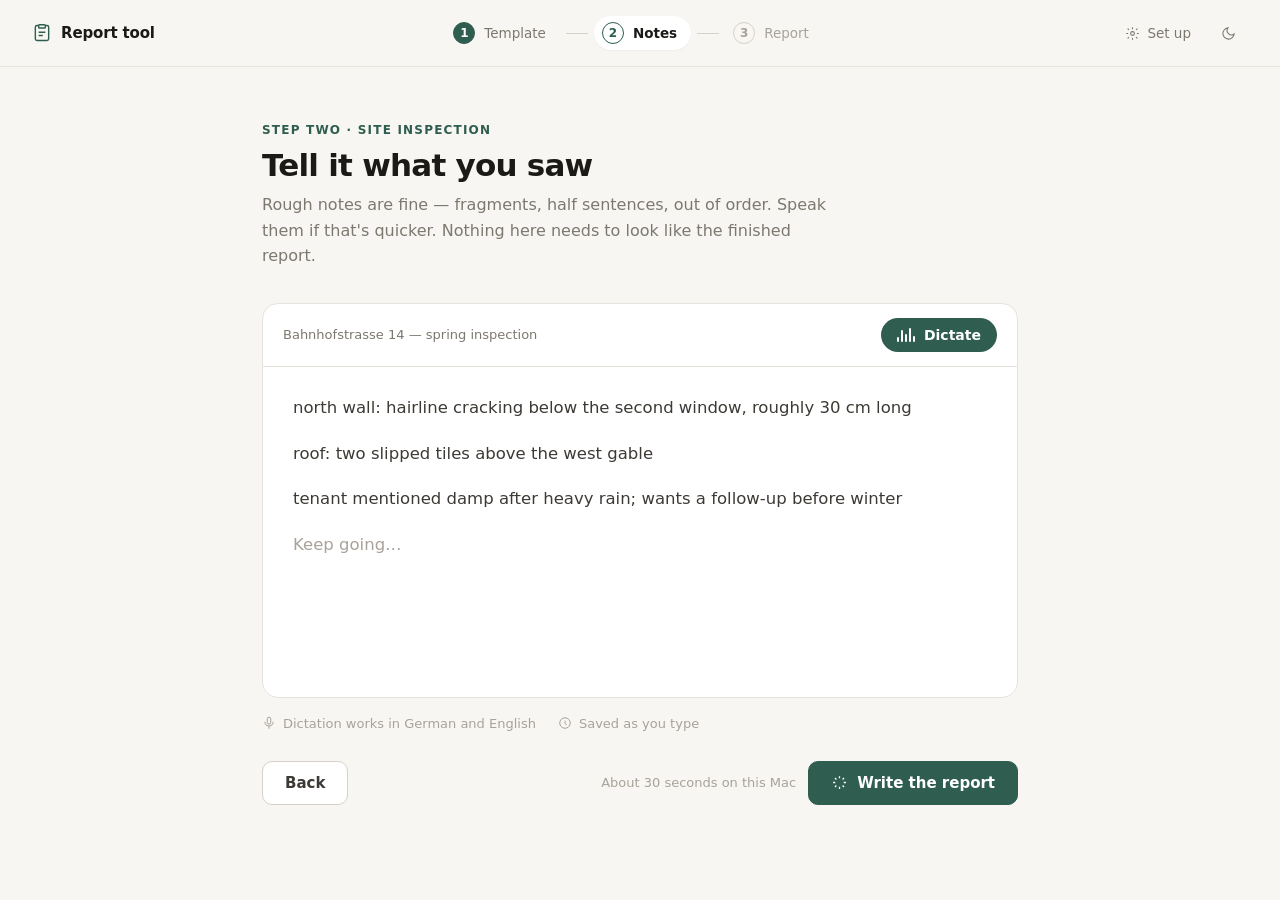
<file: design/2-steps.html>
<!doctype html>
<html lang="en">
<head>
<meta charset="utf-8">
<meta name="viewport" content="width=device-width, initial-scale=1">
<title>Report tool — Steps</title>
<style>
  /* ─── Steps ───────────────────────────────────────────────────────────────
     One thing on screen at a time. The app is the flow: pick → say → read.
     Everything optional is behind a single "Set up" door.
     ------------------------------------------------------------------- */
  :root{
    --bg:#f7f6f3; --surface:#fff; --line:#e6e3dd; --line-2:#d6d2ca;
    --ink:#1b1a17; --text:#3d3a35; --muted:#7d786f; --faint:#a8a29a;
    --accent:#2f5d50; --accent-soft:#e8efec; --on-accent:#fff;
    --r:12px;
    --sans:-apple-system,BlinkMacSystemFont,"Segoe UI",Inter,system-ui,sans-serif;
    --serif:"Iowan Old Style","Charter",Georgia,serif;
  }
  html[data-theme="dark"]{
    --bg:#141312; --surface:#1c1b19; --line:#2c2a27; --line-2:#3d3a36;
    --ink:#f2efe9; --text:#d6d2ca; --muted:#928c83; --faint:#6b665f;
    --accent:#7fb8a5; --accent-soft:#1e2a26; --on-accent:#10201b;
  }
  *{box-sizing:border-box}
  html,body{height:100%;margin:0}
  body{background:var(--bg);color:var(--text);font-family:var(--sans);font-size:15px;-webkit-font-smoothing:antialiased}
  button{font:inherit;color:inherit;background:none;border:0;cursor:pointer}
  input,textarea{font:inherit;color:inherit}

  .app{height:100vh;display:flex;flex-direction:column}

  /* ── top ── */
  .top{display:flex;align-items:center;gap:28px;padding:16px 32px;border-bottom:1px solid var(--line)}
  .mark{display:flex;align-items:center;gap:9px;font-weight:600;color:var(--ink);font-size:15px;letter-spacing:-.01em}
  .mark svg{width:20px;height:20px;color:var(--accent)}
  .steps{display:flex;align-items:center;gap:6px;margin:0 auto}
  .step{display:flex;align-items:center;gap:9px;padding:6px 14px 6px 8px;border-radius:999px;color:var(--faint);font-size:13.5px}
  .step .n{width:22px;height:22px;border-radius:50%;display:grid;place-items:center;font-size:12px;font-weight:600;border:1.5px solid var(--line-2);color:var(--faint)}
  .step.done{color:var(--muted);cursor:pointer}
  .step.done .n{background:var(--accent);border-color:var(--accent);color:var(--on-accent)}
  .step.on{color:var(--ink);font-weight:550;background:var(--surface);box-shadow:0 1px 2px rgba(0,0,0,.04)}
  .step.on .n{border-color:var(--accent);color:var(--accent)}
  .sep{width:22px;height:1px;background:var(--line-2)}
  .top .end{display:flex;gap:6px;align-items:center}
  .ghost{padding:7px 12px;border-radius:8px;color:var(--muted);font-size:13.5px;display:flex;gap:7px;align-items:center}
  .ghost:hover{background:var(--surface);color:var(--text)}
  .ghost svg{width:15px;height:15px}

  /* ── stage ── */
  .stage{flex:1;min-height:0;overflow-y:auto}
  .wrap{max-width:820px;margin:0 auto;padding:56px 32px 80px}
  .wrap.wide{max-width:980px}
  .kicker{font-size:12px;letter-spacing:.1em;text-transform:uppercase;color:var(--accent);font-weight:600;margin:0 0 10px}
  h1{margin:0 0 8px;font-size:31px;font-weight:640;letter-spacing:-.025em;color:var(--ink);line-height:1.2}
  .lede{margin:0 0 34px;font-size:16px;color:var(--muted);line-height:1.6;max-width:56ch}

  /* ── template cards ── */
  .cards{display:grid;grid-template-columns:repeat(auto-fill,minmax(230px,1fr));gap:12px}
  .card{border:1px solid var(--line);border-radius:var(--r);background:var(--surface);padding:20px;text-align:left;transition:border-color .12s,transform .12s}
  .card:hover{border-color:var(--line-2);transform:translateY(-1px)}
  .card.on{border-color:var(--accent);box-shadow:inset 0 0 0 1px var(--accent)}
  .card .ic{width:34px;height:34px;border-radius:9px;background:var(--accent-soft);color:var(--accent);display:grid;place-items:center;margin-bottom:14px}
  .card .ic svg{width:18px;height:18px}
  .card b{display:block;font-size:15.5px;color:var(--ink);font-weight:600;margin-bottom:5px}
  .card p{margin:0;font-size:13.5px;color:var(--muted);line-height:1.55}
  .card .meta{margin-top:14px;font-size:12px;color:var(--faint)}
  .card.new{border-style:dashed;display:flex;flex-direction:column;align-items:flex-start;justify-content:center;min-height:150px;color:var(--muted)}
  .card.new b{color:var(--text)}

  /* ── notes ── */
  .sheet{background:var(--surface);border:1px solid var(--line);border-radius:16px;overflow:hidden}
  .sheet-head{display:flex;align-items:center;gap:12px;padding:14px 20px;border-bottom:1px solid var(--line)}
  .sheet-head .t{font-size:13px;color:var(--muted)}
  .sheet-head .grow{flex:1}
  .notes{min-height:330px;padding:26px 30px;font-size:16.5px;line-height:1.8;outline:0}
  .notes p{margin:0 0 16px}
  .notes .ph{color:var(--faint)}
  .mic{display:inline-flex;align-items:center;gap:9px;padding:9px 16px;border-radius:999px;background:var(--accent);color:var(--on-accent);font-size:14px;font-weight:550}
  .mic svg{width:16px;height:16px}
  .mic.live{background:#c0413f}
  .wave{display:flex;gap:2px;align-items:flex-end;height:14px}
  .wave i{width:2px;background:currentColor;border-radius:1px;animation:w .9s ease-in-out infinite}
  .wave i:nth-child(1){height:5px;animation-delay:0s}.wave i:nth-child(2){height:12px;animation-delay:.1s}
  .wave i:nth-child(3){height:8px;animation-delay:.2s}.wave i:nth-child(4){height:14px;animation-delay:.3s}
  .wave i:nth-child(5){height:6px;animation-delay:.4s}
  @keyframes w{50%{transform:scaleY(.35)}}
  .tips{margin-top:18px;display:flex;gap:22px;font-size:13px;color:var(--faint);flex-wrap:wrap}
  .tips span{display:flex;gap:7px;align-items:center}
  .tips svg{width:14px;height:14px}

  /* ── actions ── */
  .actions{display:flex;align-items:center;gap:12px;margin-top:30px}
  .btn{display:inline-flex;align-items:center;gap:9px;padding:12px 22px;border-radius:10px;font-size:15px;font-weight:550;border:1px solid var(--line-2);background:var(--surface);color:var(--text)}
  .btn:hover{border-color:var(--muted)}
  .btn-primary{background:var(--accent);border-color:var(--accent);color:var(--on-accent)}
  .btn-primary:hover{filter:brightness(1.08)}
  .btn svg{width:17px;height:17px}
  .actions .grow{flex:1}
  .hint{font-size:13px;color:var(--faint)}

  /* ── report ── */
  .paper{background:var(--surface);border:1px solid var(--line);border-radius:16px;padding:52px 60px;box-shadow:0 1px 3px rgba(0,0,0,.04)}
  .doc{font-family:var(--serif);font-size:17px;line-height:1.75;color:var(--text)}
  .doc h1{font-family:var(--sans);font-size:26px;margin:0 0 4px}
  .doc .stamp{font-family:var(--sans);font-size:13px;color:var(--faint);margin:0 0 30px}
  .doc h2{font-family:var(--sans);font-size:17px;font-weight:640;color:var(--ink);margin:32px 0 10px;letter-spacing:-.01em}
  .doc h3{font-family:var(--sans);font-size:14.5px;font-weight:600;color:var(--text);margin:22px 0 7px}
  .doc p{margin:0 0 15px}
  .doc ul,.doc ol{margin:0 0 15px;padding-left:24px}
  .doc li{margin:0 0 7px}
  .toolbar{position:sticky;top:0;z-index:2;display:flex;gap:4px;align-items:center;padding:8px;margin-bottom:16px;background:var(--surface);border:1px solid var(--line);border-radius:10px}
  .toolbar button{width:32px;height:32px;border-radius:7px;display:grid;place-items:center;color:var(--muted);font-size:14px}
  .toolbar button:hover{background:var(--bg);color:var(--ink)}
  .toolbar .div{width:1px;height:18px;background:var(--line);margin:0 6px}

  /* ── writing state ── */
  .writing{display:flex;flex-direction:column;align-items:center;justify-content:center;padding:90px 0;gap:20px;text-align:center}
  .ring{width:46px;height:46px;border-radius:50%;border:3px solid var(--line);border-top-color:var(--accent);animation:spin .9s linear infinite}
  @keyframes spin{to{transform:rotate(360deg)}}
  .writing b{font-size:17px;color:var(--ink);font-weight:600}
  .writing p{margin:0;font-size:14px;color:var(--muted);max-width:38ch;line-height:1.6}
  .prog{width:260px;height:4px;border-radius:2px;background:var(--line);overflow:hidden}
  .prog i{display:block;height:100%;width:45%;background:var(--accent);border-radius:2px;animation:slide 1.8s ease-in-out infinite}
  @keyframes slide{0%{margin-left:-45%}100%{margin-left:100%}}

  /* ── setup sheet ── */
  .scrim{position:fixed;inset:0;background:rgba(20,19,18,.35);display:grid;place-items:center;padding:40px;z-index:20}
  .modal{width:min(560px,100%);max-height:100%;overflow-y:auto;background:var(--surface);border-radius:16px;border:1px solid var(--line);padding:32px}
  .modal h2{margin:0 0 6px;font-size:20px;color:var(--ink);letter-spacing:-.02em}
  .modal .lede{font-size:14px;margin-bottom:26px}
  .opt{display:flex;gap:13px;align-items:flex-start;padding:15px;border:1px solid var(--line);border-radius:11px;margin-bottom:9px;cursor:pointer}
  .opt.on{border-color:var(--accent);background:var(--accent-soft)}
  .opt .r{width:16px;height:16px;border-radius:50%;border:1.5px solid var(--line-2);flex:none;margin-top:2px;position:relative}
  .opt.on .r{border-color:var(--accent)}
  .opt.on .r::after{content:"";position:absolute;inset:3px;border-radius:50%;background:var(--accent)}
  .opt b{display:block;font-size:14.5px;color:var(--ink);margin-bottom:3px}
  .opt span{font-size:13px;color:var(--muted);line-height:1.5}
  .fld{margin:14px 0}
  .fld label{display:block;font-size:13px;color:var(--muted);margin-bottom:6px}
  .fld input{width:100%;border:1px solid var(--line-2);border-radius:9px;background:var(--bg);padding:10px 13px;outline:0;font-size:14px}
  .fld input:focus{border-color:var(--accent)}
  details summary{cursor:pointer;font-size:13.5px;color:var(--muted);padding:8px 0;list-style:none}
  details summary::-webkit-details-marker{display:none}
  details summary::before{content:"▸ ";color:var(--faint)}
  details[open] summary::before{content:"▾ "}
  [hidden]{display:none!important}
</style>
</head>
<body>
<div class="app">
  <header class="top">
    <div class="mark">
      <svg viewBox="0 0 24 24" fill="none" stroke="currentColor" stroke-width="1.7"><path d="M8 3H6a2 2 0 0 0-2 2v14a2 2 0 0 0 2 2h12a2 2 0 0 0 2-2V5a2 2 0 0 0-2-2h-2"/><rect x="8" y="2" width="8" height="4" rx="1"/><path d="M8 11h8M8 15h5"/></svg>
      Report tool
    </div>
    <nav class="steps">
      <button class="step done" data-step="1"><span class="n">1</span>Template</button><span class="sep"></span>
      <button class="step on" data-step="2"><span class="n">2</span>Notes</button><span class="sep"></span>
      <button class="step" data-step="3"><span class="n">3</span>Report</button>
    </nav>
    <div class="end">
      <button class="ghost" onclick="document.getElementById('setup').hidden=false"><svg viewBox="0 0 24 24" fill="none" stroke="currentColor" stroke-width="1.7"><circle cx="12" cy="12" r="3"/><path d="M12 2v3M12 19v3M4.2 4.2l2.1 2.1M17.7 17.7l2.1 2.1M2 12h3M19 12h3M4.2 19.8l2.1-2.1M17.7 6.3l2.1-2.1"/></svg>Set up</button>
      <button class="ghost" onclick="toggleTheme()"><svg viewBox="0 0 24 24" fill="none" stroke="currentColor" stroke-width="1.7"><path d="M21 12.8A9 9 0 1 1 11.2 3a7 7 0 0 0 9.8 9.8z"/></svg></button>
    </div>
  </header>

  <main class="stage">

    <!-- ── 1 ── -->
    <section id="s1" class="wrap wide" hidden>
      <p class="kicker">Step one</p>
      <h1>What kind of report is this?</h1>
      <p class="lede">A template holds the shape of the report — its headings, its order, what each part should cover. Pick one and you never think about structure again.</p>
      <div class="cards">
        <button class="card on" data-step="2">
          <span class="ic"><svg viewBox="0 0 24 24" fill="none" stroke="currentColor" stroke-width="1.7"><path d="M3 21h18M5 21V8l7-5 7 5v13"/><path d="M9 21v-6h6v6"/></svg></span>
          <b>Site inspection</b><p>A record of a building inspection visit.</p>
          <span class="meta">Used 34 times</span>
        </button>
        <button class="card" data-step="2">
          <span class="ic"><svg viewBox="0 0 24 24" fill="none" stroke="currentColor" stroke-width="1.7"><path d="M17 21v-2a4 4 0 0 0-4-4H6a4 4 0 0 0-4 4v2"/><circle cx="9.5" cy="7" r="4"/><path d="M22 21v-2a4 4 0 0 0-3-3.9"/></svg></span>
          <b>Meeting note</b><p>Who was there, what was decided, who does what next.</p>
          <span class="meta">Used 18 times</span>
        </button>
        <button class="card" data-step="2">
          <span class="ic"><svg viewBox="0 0 24 24" fill="none" stroke="currentColor" stroke-width="1.7"><path d="M9 11l3 3 8-8"/><path d="M20 12v7a2 2 0 0 1-2 2H6a2 2 0 0 1-2-2V6a2 2 0 0 1 2-2h9"/></svg></span>
          <b>Handover protocol</b><p>Condition on handover, with defects and readings.</p>
          <span class="meta">Used 9 times</span>
        </button>
        <button class="card new" data-step="2">
          <span class="ic"><svg viewBox="0 0 24 24" fill="none" stroke="currentColor" stroke-width="1.8"><path d="M12 5v14M5 12h14"/></svg></span>
          <b>Build a new one</b><p>Describe each part in your own words.</p>
        </button>
      </div>
    </section>

    <!-- ── 2 ── -->
    <section id="s2" class="wrap">
      <p class="kicker">Step two · Site inspection</p>
      <h1>Tell it what you saw</h1>
      <p class="lede">Rough notes are fine — fragments, half sentences, out of order. Speak them if that's quicker. Nothing here needs to look like the finished report.</p>
      <div class="sheet">
        <div class="sheet-head">
          <span class="t">Bahnhofstrasse 14 — spring inspection</span>
          <span class="grow"></span>
          <button class="mic" onclick="this.classList.toggle('live');this.querySelector('.lbl').textContent=this.classList.contains('live')?'Stop':'Dictate'">
            <span class="wave"><i></i><i></i><i></i><i></i><i></i></span><span class="lbl">Dictate</span>
          </button>
        </div>
        <div class="notes" contenteditable>
          <p>north wall: hairline cracking below the second window, roughly 30 cm long</p>
          <p>roof: two slipped tiles above the west gable</p>
          <p>tenant mentioned damp after heavy rain; wants a follow-up before winter</p>
          <p class="ph">Keep going…</p>
        </div>
      </div>
      <div class="tips">
        <span><svg viewBox="0 0 24 24" fill="none" stroke="currentColor" stroke-width="1.7"><path d="M12 2a3 3 0 0 0-3 3v6a3 3 0 0 0 6 0V5a3 3 0 0 0-3-3z"/><path d="M19 10a7 7 0 0 1-14 0M12 17v5"/></svg>Dictation works in German and English</span>
        <span><svg viewBox="0 0 24 24" fill="none" stroke="currentColor" stroke-width="1.7"><circle cx="12" cy="12" r="9"/><path d="M12 8v5l3 2"/></svg>Saved as you type</span>
      </div>
      <div class="actions">
        <button class="btn" data-step="1">Back</button>
        <span class="grow"></span>
        <span class="hint">About 30 seconds on this Mac</span>
        <button class="btn btn-primary" onclick="write()">
          <svg viewBox="0 0 24 24" fill="none" stroke="currentColor" stroke-width="1.8"><path d="M12 3v3M12 18v3M5.6 5.6l2.1 2.1M16.3 16.3l2.1 2.1M3 12h3M18 12h3M5.6 18.4l2.1-2.1M16.3 7.7l2.1-2.1"/></svg>
          Write the report
        </button>
      </div>
    </section>

    <!-- ── 3 ── -->
    <section id="s3" class="wrap" hidden>
      <div id="busy" hidden>
        <div class="writing">
          <div class="ring"></div>
          <b>Writing your report</b>
          <p>Filling in the site inspection template from your notes. This stays on your Mac.</p>
          <div class="prog"><i></i></div>
        </div>
      </div>
      <div id="ready">
        <p class="kicker">Step three</p>
        <h1>Here it is</h1>
        <p class="lede">Change anything you like — it's an ordinary document now. The headings came from your template, the words from your notes.</p>
        <div class="toolbar">
          <button title="Bold"><b>B</b></button>
          <button title="Italic"><i>I</i></button>
          <span class="div"></span>
          <button title="Heading">H</button>
          <button title="Bullets">•</button>
          <button title="Numbered">1.</button>
          <span class="div"></span>
          <button title="Undo">↶</button>
          <button title="Redo">↷</button>
        </div>
        <div class="paper">
          <div class="doc" contenteditable>
            <h1>Site inspection — Bahnhofstrasse 14</h1>
            <p class="stamp">10 August 2026 · F. Bösiger</p>
            <p>The building was inspected on 10 August following the tenant's report of damp after heavy rain. Two defects were recorded, both on the exposed north and west elevations. Neither is structurally urgent, but both should be dealt with before the winter.</p>
            <h2>Findings</h2>
            <h3>North wall</h3>
            <p>Hairline cracking runs approximately 30 cm below the second window. The crack is superficial, with no displacement across its length, which is consistent with settlement rather than ongoing movement.</p>
            <ol><li>Monitor the crack over one further season.</li><li>Fill and repaint once movement has been ruled out.</li></ol>
            <h3>Roof, west gable</h3>
            <p>Two tiles above the west gable have slipped, leaving the underlay exposed. This is the most likely path for the water ingress the tenant described.</p>
            <ol><li>Re-bed the two slipped tiles.</li><li>Inspect the surrounding course for further movement.</li></ol>
            <h2>Follow-up</h2>
            <ul><li>Return visit before the first frost.</li><li>Confirm with the tenant that the damp has stopped.</li></ul>
          </div>
        </div>
        <div class="actions">
          <button class="btn" data-step="2">Back to notes</button>
          <button class="btn" onclick="write()"><svg viewBox="0 0 24 24" fill="none" stroke="currentColor" stroke-width="1.8"><path d="M3 12a9 9 0 1 0 3-6.7L3 8"/><path d="M3 3v5h5"/></svg>Write it again</button>
          <span class="grow"></span>
          <button class="btn btn-primary"><svg viewBox="0 0 24 24" fill="none" stroke="currentColor" stroke-width="1.8"><path d="M21 15v4a2 2 0 0 1-2 2H5a2 2 0 0 1-2-2v-4"/><path d="M7 10l5 5 5-5M12 15V3"/></svg>Save &amp; export</button>
        </div>
      </div>
    </section>
  </main>
</div>

<!-- setup -->
<div class="scrim" id="setup" hidden>
  <div class="modal">
    <h2>Set up</h2>
    <p class="lede">Two choices, then you can forget this screen exists.</p>
    <b style="display:block;font-size:14px;color:var(--ink);margin-bottom:10px">Where reports are written</b>
    <label class="opt on"><span class="r"></span><span><b>On this Mac</b><span>Nothing leaves the device. Takes about half a minute per report.</span></span></label>
    <label class="opt"><span class="r"></span><span><b>Company server</b><span>Faster. Your notes are sent to the address you give below.</span></span></label>
    <label class="opt"><span class="r"></span><span><b>Example text</b><span>Fills the template with placeholder text, so you can see the shape.</span></span></label>
    <details>
      <summary>Server details</summary>
      <div class="fld"><label>Address</label><input value="https://gateway.ajila.com/v1"></div>
      <div class="fld"><label>Key</label><input type="password" value="••••••••••••••"></div>
    </details>
    <div style="border-top:1px solid var(--line);margin:22px 0 0;padding-top:20px">
      <b style="display:block;font-size:14px;color:var(--ink);margin-bottom:10px">Dictation</b>
      <div class="fld"><label>Spoken language</label><input value="Detect automatically"></div>
    </div>
    <div class="actions" style="margin-top:24px">
      <span class="grow"></span>
      <button class="btn" onclick="document.getElementById('setup').hidden=true">Cancel</button>
      <button class="btn btn-primary" onclick="document.getElementById('setup').hidden=true">Done</button>
    </div>
  </div>
</div>

<script>
  function step(n){
    [1,2,3].forEach(i => document.getElementById('s'+i).hidden = i != n);
    document.querySelectorAll('.step').forEach(s => {
      const i = +s.dataset.step;
      s.classList.toggle('on', i == n);
      s.classList.toggle('done', i < n);
    });
    document.querySelector('.stage').scrollTop = 0;
  }
  document.querySelectorAll('[data-step]').forEach(el =>
    el.addEventListener('click', () => step(el.dataset.step)));
  function write(){
    step(3);
    document.getElementById('busy').hidden = false;
    document.getElementById('ready').hidden = true;
    setTimeout(() => {
      document.getElementById('busy').hidden = true;
      document.getElementById('ready').hidden = false;
    }, 1900);
  }
  function toggleTheme(){
    const r = document.documentElement;
    r.dataset.theme = r.dataset.theme === 'dark' ? 'light' : 'dark';
  }
</script>
</body>
</html>
</file>
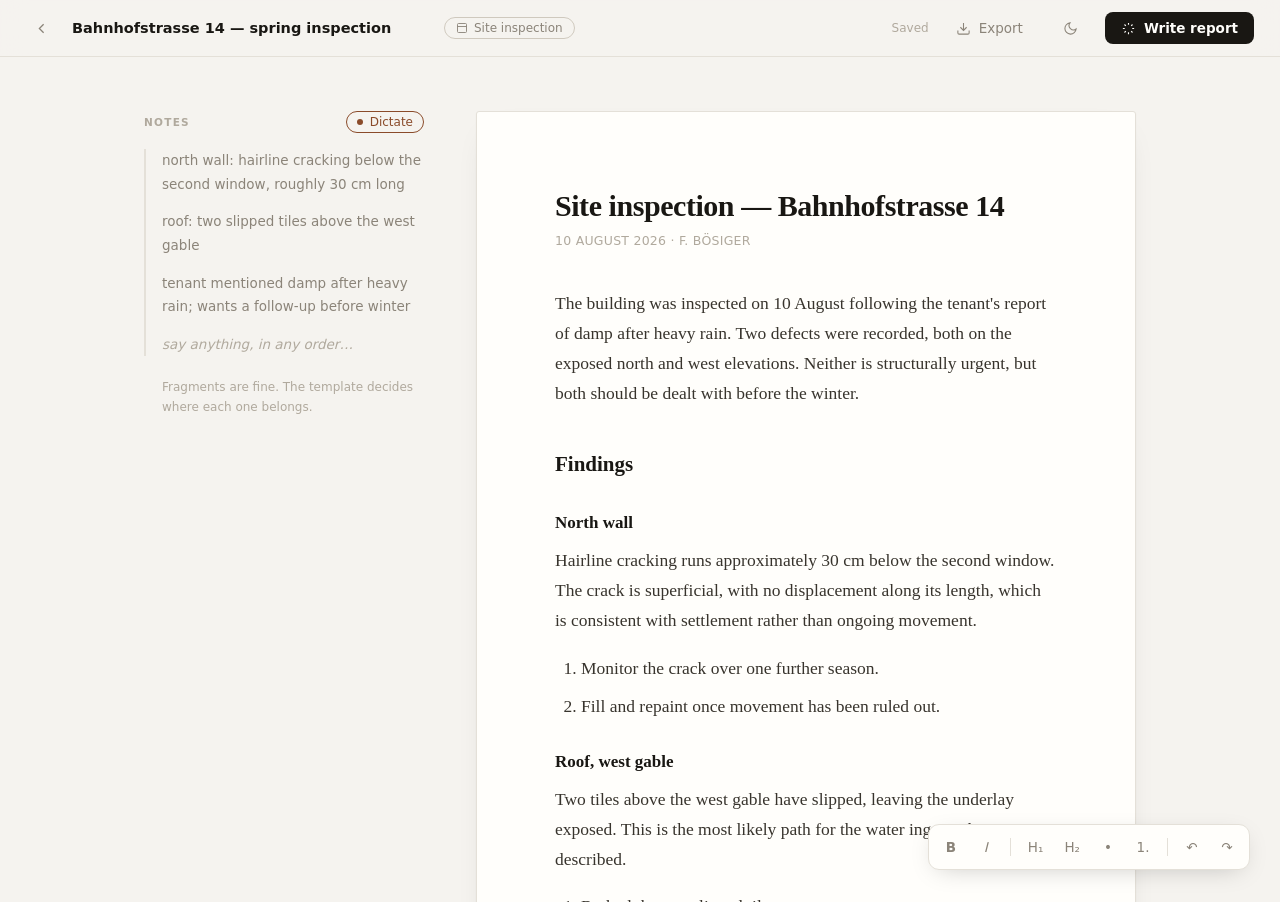
<file: design/3-manuscript.html>
<!doctype html>
<html lang="en">
<head>
<meta charset="utf-8">
<meta name="viewport" content="width=device-width, initial-scale=1">
<title>Report tool — Manuscript</title>
<style>
  /* ─── Manuscript ──────────────────────────────────────────────────────────
     The document is the interface. Notes sit in the margin, the way you'd
     scribble them next to a page; the report is the page. Almost no chrome.
     The template is edited as the ghost of the document it produces.
     ------------------------------------------------------------------- */
  :root{
    --bg:#f5f3ef; --page:#fffefb; --line:#e4e0d8; --line-2:#cfc9be;
    --ink:#191713; --text:#38342d; --muted:#8b8479; --faint:#b0a99d;
    --accent:#8a4b2a; --accent-soft:#f4e9e1;
    --sans:-apple-system,BlinkMacSystemFont,"Segoe UI",Inter,system-ui,sans-serif;
    --serif:"Iowan Old Style","Palatino Linotype",Palatino,Charter,Georgia,serif;
  }
  html[data-theme="dark"]{
    --bg:#12110f; --page:#1a1815; --line:#2a2723; --line-2:#3c3833;
    --ink:#f4f1ea; --text:#d5d0c6; --muted:#8e877b; --faint:#655f56;
    --accent:#d99a6c; --accent-soft:#241a13;
  }
  *{box-sizing:border-box}
  html,body{height:100%;margin:0}
  body{background:var(--bg);color:var(--text);font-family:var(--sans);font-size:15px;-webkit-font-smoothing:antialiased}
  button{font:inherit;color:inherit;background:none;border:0;cursor:pointer}
  input{font:inherit;color:inherit}

  /* ── bar ── */
  .bar{position:sticky;top:0;z-index:10;display:flex;align-items:center;gap:14px;
       padding:12px 26px;background:color-mix(in srgb,var(--bg) 86%,transparent);
       backdrop-filter:blur(12px);border-bottom:1px solid var(--line)}
  .back{width:30px;height:30px;border-radius:7px;display:grid;place-items:center;color:var(--muted)}
  .back:hover{background:var(--line);color:var(--ink)}
  .back svg{width:17px;height:17px}
  .title{font-size:14.5px;font-weight:550;color:var(--ink);border:0;outline:0;background:none;width:min(360px,32vw)}
  .pill{font-size:12px;color:var(--muted);border:1px solid var(--line-2);border-radius:999px;padding:3px 11px;display:flex;gap:6px;align-items:center}
  .pill:hover{border-color:var(--muted);color:var(--ink)}
  .pill svg{width:12px;height:12px}
  .grow{flex:1}
  .ghost{display:flex;align-items:center;gap:8px;padding:7px 13px;border-radius:8px;font-size:13.5px;color:var(--muted)}
  .ghost:hover{background:var(--line);color:var(--ink)}
  .ghost svg{width:15px;height:15px}
  .go{display:flex;align-items:center;gap:8px;padding:8px 16px;border-radius:8px;font-size:13.5px;font-weight:550;
      background:var(--ink);color:var(--page)}
  .go:hover{opacity:.87}
  .go svg{width:15px;height:15px}
  .saved{font-size:12px;color:var(--faint)}

  /* ── spread ── */
  .scroll{height:calc(100vh - 55px);overflow-y:auto}
  .spread{display:grid;grid-template-columns:280px minmax(0,660px);gap:52px;justify-content:center;padding:54px 32px 140px}

  /* margin notes */
  .gutter{position:relative}
  .gutter-head{position:sticky;top:0;display:flex;align-items:center;gap:8px;padding-bottom:12px;margin-bottom:4px}
  .gutter-head h2{margin:0;font-size:10.5px;letter-spacing:.12em;text-transform:uppercase;color:var(--faint);font-weight:600}
  .gutter-head .grow{flex:1}
  .mic{display:inline-flex;align-items:center;gap:7px;font-size:12px;color:var(--accent);border:1px solid var(--accent);border-radius:999px;padding:3px 10px}
  .mic .dot{width:6px;height:6px;border-radius:50%;background:currentColor}
  .mic.live{background:var(--accent);color:var(--page)}
  .mic.live .dot{animation:p 1.3s infinite}
  @keyframes p{50%{opacity:.2}}
  .jot{font-size:13.5px;line-height:1.75;color:var(--muted);outline:0;border-left:2px solid var(--line);padding-left:16px}
  .jot p{margin:0 0 14px}
  .jot p:hover{color:var(--text)}
  .jot .ph{color:var(--faint);font-style:italic}
  .gutter-foot{margin-top:22px;padding-left:18px;font-size:12px;color:var(--faint);line-height:1.6}

  /* page */
  .page{background:var(--page);border:1px solid var(--line);border-radius:3px;
        box-shadow:0 1px 2px rgba(0,0,0,.04),0 12px 32px -18px rgba(0,0,0,.18);
        padding:76px 78px 92px;min-height:70vh}
  .doc{font-family:var(--serif);font-size:17.5px;line-height:1.72;color:var(--text)}
  .doc:focus{outline:0}
  .doc h1{font-size:30px;font-weight:600;line-height:1.2;letter-spacing:-.015em;color:var(--ink);margin:0 0 6px}
  .doc .stamp{font-family:var(--sans);font-size:12.5px;letter-spacing:.02em;color:var(--faint);margin:0 0 36px}
  .doc h2{font-size:21px;font-weight:600;color:var(--ink);margin:38px 0 12px}
  .doc h3{font-size:17px;font-weight:600;color:var(--ink);margin:26px 0 8px}
  .doc p{margin:0 0 17px}
  .doc ul,.doc ol{margin:0 0 17px;padding-left:26px}
  .doc li{margin:0 0 8px}
  .doc hr{border:0;border-top:1px solid var(--line);margin:38px 0}

  /* empty page */
  .blank{display:flex;flex-direction:column;align-items:center;justify-content:center;gap:14px;padding:120px 0;text-align:center}
  .blank svg{width:34px;height:34px;color:var(--faint)}
  .blank b{font-family:var(--serif);font-size:21px;color:var(--ink);font-weight:500}
  .blank p{margin:0;font-size:14px;color:var(--muted);max-width:34ch;line-height:1.65}

  /* selection toolbar */
  .float{position:fixed;right:30px;bottom:30px;z-index:12;
         display:flex;gap:3px;align-items:center;padding:6px;border-radius:11px;
         background:var(--page);border:1px solid var(--line);box-shadow:0 6px 26px -10px rgba(0,0,0,.25)}
  .float button{min-width:32px;height:32px;padding:0 9px;border-radius:7px;display:grid;place-items:center;color:var(--muted);font-size:13.5px}
  .float button:hover{background:var(--bg);color:var(--ink)}
  .float .div{width:1px;height:18px;background:var(--line);margin:0 5px}

  /* ── template overlay ── */
  .scrim{position:fixed;inset:0;z-index:30;background:color-mix(in srgb,var(--bg) 78%,transparent);backdrop-filter:blur(6px);overflow-y:auto}
  .tpl{max-width:720px;margin:0 auto;padding:52px 32px 120px}
  .tpl-bar{display:flex;align-items:center;gap:12px;margin-bottom:34px}
  .tpl-bar h2{margin:0;font-size:15px;color:var(--ink);font-weight:600}
  .tpl-note{font-size:13.5px;color:var(--muted);line-height:1.65;background:var(--accent-soft);border-radius:10px;padding:14px 17px;margin-bottom:30px}
  .tname{font-family:var(--serif);font-size:27px;font-weight:600;color:var(--ink);border:0;outline:0;background:none;width:100%;letter-spacing:-.01em}
  .tpurpose{font-size:14px;color:var(--muted);border:0;outline:0;background:none;width:100%;margin-top:5px}
  .slot{position:relative;border-radius:8px;padding:9px 12px;margin:5px 0}
  .slot:hover{background:var(--page)}
  .slot-head{display:flex;align-items:center;gap:9px;margin-bottom:2px;height:22px}
  .kind{font-size:10.5px;letter-spacing:.09em;text-transform:uppercase;color:var(--faint);font-weight:600}
  .kind.rep,.kind.opt{color:var(--accent)}
  .slot-head input.nm{font-size:12.5px;color:var(--muted);border:0;outline:0;background:none;flex:1;min-width:0}
  .acts{display:flex;gap:1px;opacity:0}
  .slot:hover .acts{opacity:1}
  .acts button{width:24px;height:24px;border-radius:5px;display:grid;place-items:center;color:var(--faint)}
  .acts button:hover{background:var(--bg);color:var(--ink)}
  .acts svg{width:13px;height:13px}
  /* the instruction is set in the type it will produce */
  .say{font-family:var(--serif);color:var(--text);outline:0}
  .say.h1{font-size:21px;font-weight:600;color:var(--ink)}
  .say.h2{font-size:17px;font-weight:600;color:var(--ink)}
  .say.p{font-size:16px;line-height:1.6}
  .say.li{font-size:16px;padding-left:20px;position:relative}
  .say.li::before{content:"•";position:absolute;left:4px;color:var(--faint)}
  .nest{margin-left:16px;padding-left:16px;border-left:1px solid var(--line-2)}
  .nest.opt{border-left-style:dashed}
  .nest.rep{border-left-color:var(--accent)}
  .bounds{display:flex;gap:14px;margin-top:7px;font-size:11.5px;color:var(--faint);align-items:center}
  .bounds input{width:42px;border:1px solid var(--line);border-radius:4px;background:var(--page);padding:2px 5px;font-size:11.5px}
  .add{display:flex;gap:6px;flex-wrap:wrap;margin:9px 0 4px}
  .add button{font-size:12px;color:var(--muted);border:1px dashed var(--line-2);border-radius:7px;padding:5px 11px}
  .add button:hover{color:var(--ink);border-style:solid;border-color:var(--muted)}
  [hidden]{display:none!important}
</style>
</head>
<body>

<header class="bar">
  <button class="back" title="All reports"><svg viewBox="0 0 24 24" fill="none" stroke="currentColor" stroke-width="1.8"><path d="M15 18l-6-6 6-6"/></svg></button>
  <input class="title" value="Bahnhofstrasse 14 — spring inspection">
  <button class="pill" onclick="document.getElementById('tpl').hidden=false">
    <svg viewBox="0 0 24 24" fill="none" stroke="currentColor" stroke-width="1.8"><rect x="3" y="3" width="18" height="18" rx="2"/><path d="M3 9h18"/></svg>
    Site inspection
  </button>
  <span class="grow"></span>
  <span class="saved">Saved</span>
  <button class="ghost"><svg viewBox="0 0 24 24" fill="none" stroke="currentColor" stroke-width="1.7"><path d="M21 15v4a2 2 0 0 1-2 2H5a2 2 0 0 1-2-2v-4"/><path d="M7 10l5 5 5-5M12 15V3"/></svg>Export</button>
  <button class="ghost" onclick="toggleTheme()"><svg viewBox="0 0 24 24" fill="none" stroke="currentColor" stroke-width="1.7"><path d="M21 12.8A9 9 0 1 1 11.2 3a7 7 0 0 0 9.8 9.8z"/></svg></button>
  <button class="go" onclick="write()"><svg viewBox="0 0 24 24" fill="none" stroke="currentColor" stroke-width="1.8"><path d="M12 3v3M12 18v3M5.6 5.6l2.1 2.1M16.3 16.3l2.1 2.1M3 12h3M18 12h3M5.6 18.4l2.1-2.1M16.3 7.7l2.1-2.1"/></svg><span id="golbl">Write report</span></button>
</header>

<div class="scroll">
  <div class="spread">

    <aside class="gutter">
      <div class="gutter-head">
        <h2>Notes</h2><span class="grow"></span>
        <button class="mic" onclick="this.classList.toggle('live');this.lastChild.textContent=this.classList.contains('live')?' Stop':' Dictate'"><span class="dot"></span><span> Dictate</span></button>
      </div>
      <div class="jot" contenteditable>
        <p>north wall: hairline cracking below the second window, roughly 30 cm long</p>
        <p>roof: two slipped tiles above the west gable</p>
        <p>tenant mentioned damp after heavy rain; wants a follow-up before winter</p>
        <p class="ph">say anything, in any order…</p>
      </div>
      <div class="gutter-foot">
        Fragments are fine. The template decides where each one belongs.
      </div>
    </aside>

    <main class="page">
      <div id="empty" class="blank" hidden>
        <svg viewBox="0 0 24 24" fill="none" stroke="currentColor" stroke-width="1.4"><path d="M14 3H7a2 2 0 0 0-2 2v14a2 2 0 0 0 2 2h10a2 2 0 0 0 2-2V8z"/><path d="M14 3v5h5"/></svg>
        <b>Nothing written yet</b>
        <p>Jot your notes in the margin, then press <strong>Write report</strong>.</p>
      </div>
      <article id="doc" class="doc" contenteditable>
        <h1>Site inspection — Bahnhofstrasse 14</h1>
        <p class="stamp">10 AUGUST 2026 · F. BÖSIGER</p>
        <p>The building was inspected on 10 August following the tenant's report of damp after heavy rain. Two defects were recorded, both on the exposed north and west elevations. Neither is structurally urgent, but both should be dealt with before the winter.</p>
        <h2>Findings</h2>
        <h3>North wall</h3>
        <p>Hairline cracking runs approximately 30 cm below the second window. The crack is superficial, with no displacement along its length, which is consistent with settlement rather than ongoing movement.</p>
        <ol><li>Monitor the crack over one further season.</li><li>Fill and repaint once movement has been ruled out.</li></ol>
        <h3>Roof, west gable</h3>
        <p>Two tiles above the west gable have slipped, leaving the underlay exposed. This is the most likely path for the water ingress the tenant described.</p>
        <ol><li>Re-bed the two slipped tiles.</li><li>Inspect the surrounding course for further movement.</li></ol>
        <hr>
        <h2>Follow-up</h2>
        <ul><li>Return visit before the first frost.</li><li>Confirm with the tenant that the damp has stopped.</li></ul>
      </article>
    </main>
  </div>
</div>

<div class="float">
  <button title="Bold"><b>B</b></button>
  <button title="Italic"><i>I</i></button>
  <span class="div"></span>
  <button title="Heading">H₁</button>
  <button title="Subheading">H₂</button>
  <button title="Bullets">•</button>
  <button title="Numbered">1.</button>
  <span class="div"></span>
  <button title="Undo">↶</button>
  <button title="Redo">↷</button>
</div>

<!-- ── template as a ghost document ── -->
<div class="scrim" id="tpl" hidden>
  <div class="tpl">
    <div class="tpl-bar">
      <button class="back" onclick="document.getElementById('tpl').hidden=true"><svg viewBox="0 0 24 24" fill="none" stroke="currentColor" stroke-width="1.8"><path d="M18 6 6 18M6 6l12 12"/></svg></button>
      <h2>Template</h2>
      <span class="grow"></span>
      <button class="ghost">Duplicate</button>
      <button class="go" onclick="document.getElementById('tpl').hidden=true">Save template</button>
    </div>

    <p class="tpl-note">This is the shape of the report, not the report itself. Each line below says what belongs there — written in the size and style it will come out as.</p>

    <input class="tname" value="Site inspection">
    <input class="tpurpose" value="A record of a building inspection visit.">

    <div style="margin-top:28px">
      <div class="slot">
        <div class="slot-head"><span class="kind">Paragraph</span><input class="nm" value="Summary">
          <span class="acts"><button><svg viewBox="0 0 24 24" fill="none" stroke="currentColor" stroke-width="2"><path d="m18 15-6-6-6 6"/></svg></button><button><svg viewBox="0 0 24 24" fill="none" stroke="currentColor" stroke-width="2"><path d="m6 9 6 6 6-6"/></svg></button><button><svg viewBox="0 0 24 24" fill="none" stroke="currentColor" stroke-width="2"><path d="M18 6 6 18M6 6l12 12"/></svg></button></span>
        </div>
        <div class="say p" contenteditable>Two or three sentences summarising the visit.</div>
      </div>

      <div class="slot">
        <div class="slot-head"><span class="kind">Heading</span><input class="nm" value="Findings">
          <span class="acts"><button><svg viewBox="0 0 24 24" fill="none" stroke="currentColor" stroke-width="2"><path d="m18 15-6-6-6 6"/></svg></button><button><svg viewBox="0 0 24 24" fill="none" stroke="currentColor" stroke-width="2"><path d="m6 9 6 6 6-6"/></svg></button><button><svg viewBox="0 0 24 24" fill="none" stroke="currentColor" stroke-width="2"><path d="M18 6 6 18M6 6l12 12"/></svg></button></span>
        </div>
        <div class="say h1" contenteditable>A heading naming the inspected area.</div>
      </div>
      <div class="nest">
        <div class="slot">
          <div class="slot-head"><span class="kind">Paragraph</span><input class="nm" value="Overview"></div>
          <div class="say p" contenteditable>What was observed overall.</div>
        </div>
        <div class="slot">
          <div class="slot-head"><span class="kind rep">Repeats</span><input class="nm" value="Defects"></div>
          <div class="say p" contenteditable>One group per defect mentioned in the notes.</div>
          <div class="bounds">
            <span>once per <input value="defect" style="width:72px"></span>
            <span>at least <input type="number" value="1"></span>
            <span>at most <input type="number" placeholder="any"></span>
          </div>
        </div>
        <div class="nest rep">
          <div class="slot">
            <div class="slot-head"><span class="kind">Heading</span><input class="nm" value="Location"></div>
            <div class="say h2" contenteditable>The defect's location.</div>
          </div>
          <div class="nest">
            <div class="slot">
              <div class="slot-head"><span class="kind">Paragraph</span><input class="nm" value="Detail"></div>
              <div class="say p" contenteditable>What is wrong and how severe it is.</div>
            </div>
          </div>
          <div class="slot">
            <div class="slot-head"><span class="kind">Numbered list</span><input class="nm" value="Actions"></div>
            <div class="say li" contenteditable>Recommended remedial actions.</div>
            <div class="bounds"><span>at least <input type="number" value="1"></span><span>at most <input type="number" value="5"></span></div>
          </div>
          <div class="add"><button>+ Paragraph</button><button>+ List</button><button>+ Heading</button></div>
        </div>
        <div class="add"><button>+ Paragraph</button><button>+ List</button><button>+ Heading</button><button>+ Only sometimes</button><button>+ Repeats</button></div>
      </div>

      <div class="slot">
        <div class="slot-head"><span class="kind opt">Only sometimes</span><input class="nm" value="Follow-up"></div>
        <div class="say p" contenteditable>Include only if a follow-up visit is needed.</div>
      </div>
      <div class="nest opt">
        <div class="slot">
          <div class="slot-head"><span class="kind">Bulleted list</span><input class="nm" value="Next steps"></div>
          <div class="say li" contenteditable>What must happen before the next visit.</div>
        </div>
        <div class="add"><button>+ Paragraph</button><button>+ List</button></div>
      </div>

      <div class="add" style="margin-top:16px"><button>+ Paragraph</button><button>+ List</button><button>+ Heading</button><button>+ Only sometimes</button><button>+ Repeats</button></div>
    </div>
  </div>
</div>

<script>
  function write(){
    const doc = document.getElementById('doc'), empty = document.getElementById('empty'), lbl = document.getElementById('golbl');
    doc.hidden = true; empty.hidden = true;
    lbl.textContent = 'Writing…';
    setTimeout(() => { doc.hidden = false; lbl.textContent = 'Write again'; }, 1400);
  }
  function toggleTheme(){
    const r = document.documentElement;
    r.dataset.theme = r.dataset.theme === 'dark' ? 'light' : 'dark';
  }
</script>
</body>
</html>
</file>
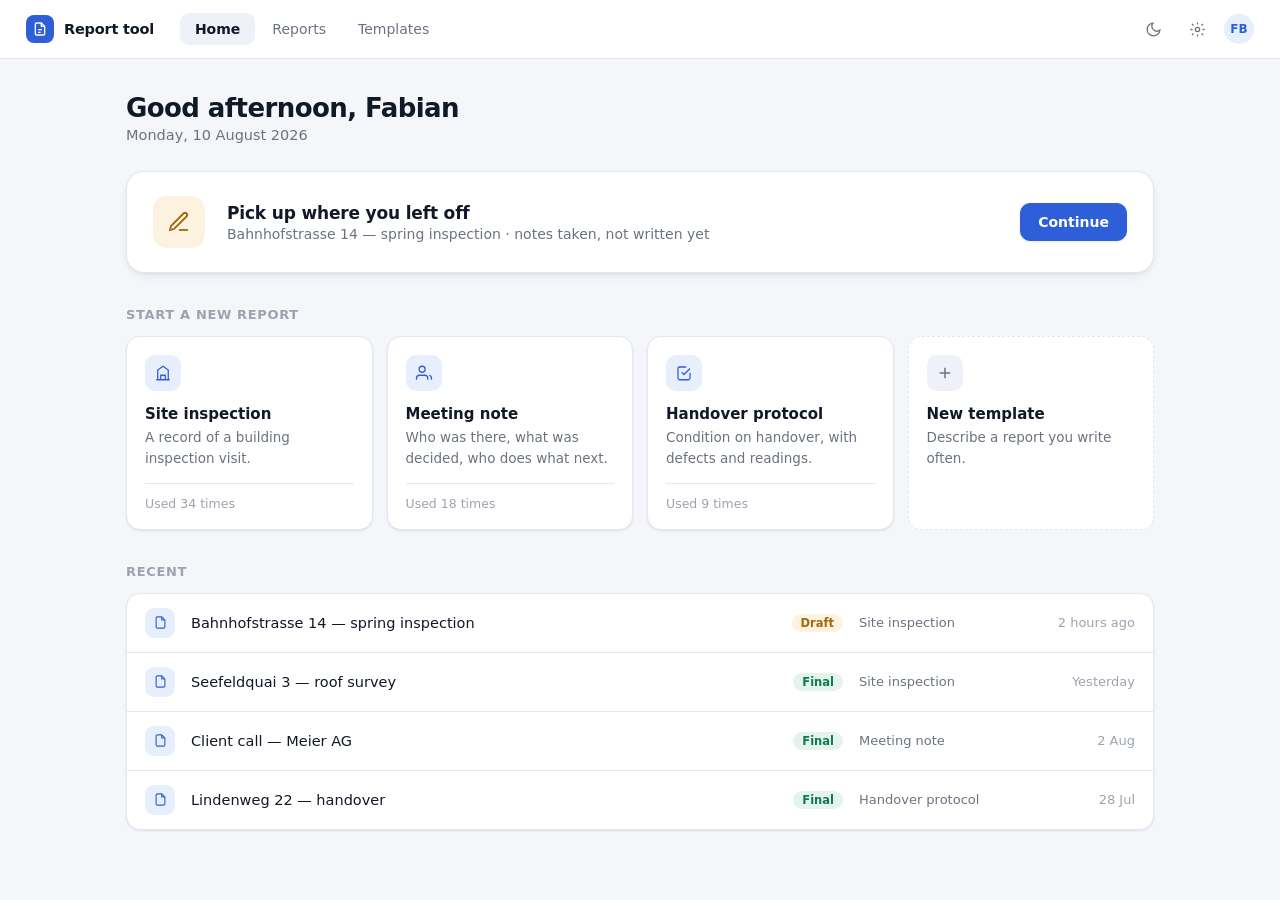
<file: design/4-desk.html>
<!doctype html>
<html lang="en">
<head>
<meta charset="utf-8">
<meta name="viewport" content="width=device-width, initial-scale=1">
<title>Report tool — Desk</title>
<style>
  /* ─── Desk ────────────────────────────────────────────────────────────────
     Friendly and card-based. Starts on a home screen that answers "what do I
     do now", not on an empty editor. Notes and report are two faces of the
     same card — never both fighting for the screen.
     ------------------------------------------------------------------- */
  :root{
    --bg:#f4f6fa; --surface:#fff; --sunk:#eef1f7;
    --line:#e3e8f0; --line-2:#cfd7e4;
    --ink:#111827; --text:#374151; --muted:#6b7280; --faint:#9ca3af;
    --accent:#2f5fd8; --accent-soft:#e8effc; --on-accent:#fff;
    --green:#0f7a52; --green-soft:#e4f4ed;
    --amber:#a2680b; --amber-soft:#fcf2e0;
    --sh:0 1px 2px rgba(16,24,40,.05),0 1px 3px rgba(16,24,40,.04);
    --sh-2:0 4px 12px -4px rgba(16,24,40,.1),0 1px 3px rgba(16,24,40,.05);
    --r:14px;
    --sans:-apple-system,BlinkMacSystemFont,"Segoe UI",Inter,system-ui,sans-serif;
    --serif:"Iowan Old Style",Charter,Georgia,serif;
  }
  html[data-theme="dark"]{
    --bg:#0e1116; --surface:#161a21; --sunk:#1c2129;
    --line:#252b35; --line-2:#333b48;
    --ink:#f3f5f9; --text:#cbd2dd; --muted:#8b94a3; --faint:#646d7c;
    --accent:#7fa6ff; --accent-soft:#16203a; --on-accent:#0b1220;
    --green:#5cc79a; --green-soft:#11231c; --amber:#e0b163; --amber-soft:#241d10;
    --sh:0 1px 2px rgba(0,0,0,.4); --sh-2:0 6px 18px -6px rgba(0,0,0,.6);
  }
  *{box-sizing:border-box}
  html,body{height:100%;margin:0}
  body{background:var(--bg);color:var(--text);font-family:var(--sans);font-size:14.5px;-webkit-font-smoothing:antialiased}
  button{font:inherit;color:inherit;background:none;border:0;cursor:pointer}
  input{font:inherit;color:inherit}

  /* ── nav ── */
  .nav{display:flex;align-items:center;gap:10px;padding:12px 26px;background:var(--surface);border-bottom:1px solid var(--line)}
  .logo{display:flex;align-items:center;gap:10px;font-weight:650;color:var(--ink);letter-spacing:-.015em;margin-right:16px}
  .logo .m{width:28px;height:28px;border-radius:8px;background:var(--accent);color:var(--on-accent);display:grid;place-items:center}
  .logo .m svg{width:16px;height:16px}
  .tabs{display:flex;gap:2px}
  .tabs button{padding:8px 15px;border-radius:9px;font-size:14px;color:var(--muted)}
  .tabs button:hover{background:var(--sunk);color:var(--text)}
  .tabs button.on{background:var(--sunk);color:var(--ink);font-weight:600}
  .grow{flex:1}
  .iconbtn{width:34px;height:34px;border-radius:9px;display:grid;place-items:center;color:var(--muted)}
  .iconbtn:hover{background:var(--sunk);color:var(--ink)}
  .iconbtn svg{width:17px;height:17px}
  .avatar{width:30px;height:30px;border-radius:50%;background:var(--accent-soft);color:var(--accent);display:grid;place-items:center;font-size:12px;font-weight:650}

  /* ── page ── */
  .page{height:calc(100vh - 59px);overflow-y:auto}
  .inner{max-width:1080px;margin:0 auto;padding:34px 26px 80px}
  h1{margin:0 0 4px;font-size:26px;font-weight:650;letter-spacing:-.022em;color:var(--ink)}
  .sub{margin:0 0 28px;font-size:14.5px;color:var(--muted)}
  h2.sec{margin:34px 0 14px;font-size:13px;letter-spacing:.05em;text-transform:uppercase;color:var(--faint);font-weight:650}

  .btn{display:inline-flex;align-items:center;gap:8px;padding:10px 17px;border-radius:10px;font-size:14px;font-weight:550;background:var(--surface);border:1px solid var(--line-2);color:var(--text);box-shadow:var(--sh)}
  .btn:hover{border-color:var(--muted)}
  .btn svg{width:16px;height:16px}
  .btn-primary{background:var(--accent);border-color:var(--accent);color:var(--on-accent)}
  .btn-primary:hover{filter:brightness(1.07)}
  .btn-quiet{box-shadow:none;border-color:transparent;background:none;color:var(--muted)}
  .btn-quiet:hover{background:var(--sunk);color:var(--ink);border-color:transparent}

  /* ── hero ── */
  .hero{display:flex;gap:22px;align-items:center;background:var(--surface);border:1px solid var(--line);border-radius:18px;padding:24px 26px;box-shadow:var(--sh-2)}
  .hero .ic{width:52px;height:52px;border-radius:14px;background:var(--amber-soft);color:var(--amber);display:grid;place-items:center;flex:none}
  .hero .ic svg{width:24px;height:24px}
  .hero b{display:block;font-size:17px;color:var(--ink);font-weight:620;margin-bottom:3px;letter-spacing:-.01em}
  .hero p{margin:0;font-size:14px;color:var(--muted)}

  /* ── grid ── */
  .grid{display:grid;grid-template-columns:repeat(auto-fill,minmax(240px,1fr));gap:14px}
  .card{background:var(--surface);border:1px solid var(--line);border-radius:var(--r);padding:18px;box-shadow:var(--sh);text-align:left;transition:box-shadow .14s,transform .14s}
  .card:hover{box-shadow:var(--sh-2);transform:translateY(-1px)}
  .card .ic{width:36px;height:36px;border-radius:10px;background:var(--accent-soft);color:var(--accent);display:grid;place-items:center;margin-bottom:14px}
  .card .ic svg{width:18px;height:18px}
  .card b{display:block;font-size:15px;color:var(--ink);font-weight:600;margin-bottom:4px}
  .card p{margin:0;font-size:13.5px;color:var(--muted);line-height:1.55}
  .card .foot{margin-top:14px;padding-top:12px;border-top:1px solid var(--line);font-size:12.5px;color:var(--faint);display:flex;align-items:center;gap:8px}
  .card.dashed{border-style:dashed;box-shadow:none;display:flex;flex-direction:column;justify-content:flex-start;min-height:158px}
  .card.dashed .ic{background:var(--sunk);color:var(--muted)}

  .chip{font-size:11.5px;padding:2px 9px;border-radius:999px;font-weight:600}
  .chip.draft{background:var(--amber-soft);color:var(--amber)}
  .chip.final{background:var(--green-soft);color:var(--green)}

  /* recent rows */
  .rows{background:var(--surface);border:1px solid var(--line);border-radius:var(--r);box-shadow:var(--sh);overflow:hidden}
  .row{display:flex;align-items:center;gap:16px;padding:14px 18px;cursor:pointer}
  .row + .row{border-top:1px solid var(--line)}
  .row:hover{background:var(--sunk)}
  .row .dot{width:30px;height:30px;border-radius:9px;background:var(--accent-soft);color:var(--accent);display:grid;place-items:center;flex:none}
  .row .dot svg{width:15px;height:15px}
  .row .nm{flex:1;min-width:0;font-size:14.5px;color:var(--ink);font-weight:520;overflow:hidden;text-overflow:ellipsis;white-space:nowrap}
  .row .tp{font-size:13px;color:var(--muted);width:160px;flex:none}
  .row .tm{font-size:13px;color:var(--faint);width:100px;flex:none;text-align:right}

  /* ── workspace ── */
  .ws-head{display:flex;align-items:center;gap:14px;margin-bottom:20px}
  .ws-head .t{font-size:20px;font-weight:640;color:var(--ink);letter-spacing:-.02em;border:0;outline:0;background:none;flex:1;min-width:0}
  .seg{display:inline-flex;background:var(--sunk);border-radius:11px;padding:3px;gap:2px;margin-bottom:16px}
  .seg button{padding:8px 20px;border-radius:8px;font-size:14px;color:var(--muted);font-weight:550;display:flex;gap:8px;align-items:center}
  .seg button.on{background:var(--surface);color:var(--ink);box-shadow:var(--sh)}
  .seg svg{width:15px;height:15px}
  .panel{background:var(--surface);border:1px solid var(--line);border-radius:18px;box-shadow:var(--sh);overflow:hidden}
  .panel-head{display:flex;align-items:center;gap:12px;padding:15px 22px;border-bottom:1px solid var(--line)}
  .panel-head .lb{font-size:13.5px;color:var(--muted)}
  .notes{padding:26px 30px;min-height:340px;font-size:16px;line-height:1.8;outline:0}
  .notes p{margin:0 0 15px}
  .notes .ph{color:var(--faint)}
  .mic{display:inline-flex;align-items:center;gap:8px;padding:8px 15px;border-radius:999px;background:var(--accent);color:var(--on-accent);font-size:13.5px;font-weight:600}
  .mic.live{background:#c33a3a}
  .mic svg{width:15px;height:15px}
  .docwrap{padding:40px 52px 56px}
  .doc{font-family:var(--serif);font-size:16.5px;line-height:1.72;color:var(--text);outline:0;max-width:62ch}
  .doc h1{font-family:var(--sans);font-size:25px;font-weight:650;color:var(--ink);letter-spacing:-.02em;margin:0 0 4px}
  .doc .stamp{font-family:var(--sans);font-size:13px;color:var(--faint);margin:0 0 28px}
  .doc h2{font-family:var(--sans);font-size:17px;font-weight:640;color:var(--ink);margin:30px 0 10px}
  .doc h3{font-family:var(--sans);font-size:14.5px;font-weight:620;color:var(--text);margin:22px 0 7px}
  .doc p{margin:0 0 15px}
  .doc ul,.doc ol{margin:0 0 15px;padding-left:24px}
  .doc li{margin:0 0 7px}
  .dock{position:sticky;bottom:0;margin-top:18px;display:flex;align-items:center;gap:12px;padding:14px 18px;background:var(--surface);border:1px solid var(--line);border-radius:14px;box-shadow:var(--sh-2)}
  .dock .note{font-size:13px;color:var(--muted)}

  /* progress banner */
  .banner{display:flex;align-items:center;gap:14px;background:var(--accent-soft);border-radius:12px;padding:13px 17px;margin-bottom:18px;font-size:13.5px;color:var(--accent)}
  .banner .bar{flex:1;max-width:200px;height:5px;border-radius:3px;background:color-mix(in srgb,var(--accent) 22%,transparent);overflow:hidden}
  .banner .bar i{display:block;height:100%;width:62%;background:var(--accent);border-radius:3px}

  /* settings */
  .set{max-width:640px}
  .setcard{background:var(--surface);border:1px solid var(--line);border-radius:var(--r);box-shadow:var(--sh);padding:22px;margin-bottom:16px}
  .setcard h3{margin:0 0 4px;font-size:15.5px;color:var(--ink);font-weight:620}
  .setcard .d{margin:0 0 18px;font-size:13.5px;color:var(--muted);line-height:1.55}
  .opt{display:flex;gap:12px;align-items:flex-start;padding:14px;border:1px solid var(--line);border-radius:11px;margin-bottom:8px;cursor:pointer}
  .opt.on{border-color:var(--accent);background:var(--accent-soft)}
  .opt .r{width:16px;height:16px;border-radius:50%;border:1.5px solid var(--line-2);flex:none;margin-top:2px;position:relative}
  .opt.on .r{border-color:var(--accent)}
  .opt.on .r::after{content:"";position:absolute;inset:3px;border-radius:50%;background:var(--accent)}
  .opt b{display:block;font-size:14px;color:var(--ink);margin-bottom:2px}
  .opt span{font-size:13px;color:var(--muted);line-height:1.5}
  .fld{margin-top:14px}
  .fld label{display:block;font-size:13px;color:var(--muted);margin-bottom:6px}
  .fld input{width:100%;border:1px solid var(--line-2);border-radius:10px;background:var(--bg);padding:10px 13px;outline:0}
  .fld input:focus{border-color:var(--accent)}
  details summary{cursor:pointer;font-size:13.5px;color:var(--muted);padding:8px 0;list-style:none}
  details summary::-webkit-details-marker{display:none}
  details summary::before{content:"▸ ";color:var(--faint)}
  details[open] summary::before{content:"▾ "}
  [hidden]{display:none!important}
</style>
</head>
<body>

<header class="nav">
  <div class="logo"><span class="m"><svg viewBox="0 0 24 24" fill="none" stroke="currentColor" stroke-width="2"><path d="M14 3H7a2 2 0 0 0-2 2v14a2 2 0 0 0 2 2h10a2 2 0 0 0 2-2V8z"/><path d="M14 3v5h5M9 13h6M9 17h4"/></svg></span>Report tool</div>
  <div class="tabs">
    <button class="on" data-go="home">Home</button>
    <button data-go="ws">Reports</button>
    <button data-go="tpl">Templates</button>
  </div>
  <span class="grow"></span>
  <button class="iconbtn" onclick="toggleTheme()"><svg viewBox="0 0 24 24" fill="none" stroke="currentColor" stroke-width="1.8"><path d="M21 12.8A9 9 0 1 1 11.2 3a7 7 0 0 0 9.8 9.8z"/></svg></button>
  <button class="iconbtn" data-go="set"><svg viewBox="0 0 24 24" fill="none" stroke="currentColor" stroke-width="1.8"><circle cx="12" cy="12" r="3"/><path d="M12 2v3M12 19v3M4.2 4.2l2.1 2.1M17.7 17.7l2.1 2.1M2 12h3M19 12h3M4.2 19.8l2.1-2.1M17.7 6.3l2.1-2.1"/></svg></button>
  <span class="avatar">FB</span>
</header>

<div class="page">

  <!-- ══ HOME ══ -->
  <section id="home" class="inner">
    <h1>Good afternoon, Fabian</h1>
    <p class="sub">Monday, 10 August 2026</p>

    <button class="hero" data-go="ws" style="width:100%">
      <span class="ic"><svg viewBox="0 0 24 24" fill="none" stroke="currentColor" stroke-width="1.8"><path d="M12 20h9"/><path d="M16.5 3.5a2.1 2.1 0 0 1 3 3L7 19l-4 1 1-4z"/></svg></span>
      <span style="flex:1;text-align:left"><b>Pick up where you left off</b><p>Bahnhofstrasse 14 — spring inspection · notes taken, not written yet</p></span>
      <span class="btn btn-primary">Continue</span>
    </button>

    <h2 class="sec">Start a new report</h2>
    <div class="grid">
      <button class="card" data-go="ws">
        <span class="ic"><svg viewBox="0 0 24 24" fill="none" stroke="currentColor" stroke-width="1.7"><path d="M3 21h18M5 21V8l7-5 7 5v13"/><path d="M9 21v-6h6v6"/></svg></span>
        <b>Site inspection</b><p>A record of a building inspection visit.</p>
        <span class="foot">Used 34 times</span>
      </button>
      <button class="card" data-go="ws">
        <span class="ic"><svg viewBox="0 0 24 24" fill="none" stroke="currentColor" stroke-width="1.7"><path d="M17 21v-2a4 4 0 0 0-4-4H6a4 4 0 0 0-4 4v2"/><circle cx="9.5" cy="7" r="4"/><path d="M22 21v-2a4 4 0 0 0-3-3.9"/></svg></span>
        <b>Meeting note</b><p>Who was there, what was decided, who does what next.</p>
        <span class="foot">Used 18 times</span>
      </button>
      <button class="card" data-go="ws">
        <span class="ic"><svg viewBox="0 0 24 24" fill="none" stroke="currentColor" stroke-width="1.7"><path d="M9 11l3 3 8-8"/><path d="M20 12v7a2 2 0 0 1-2 2H6a2 2 0 0 1-2-2V6a2 2 0 0 1 2-2h9"/></svg></span>
        <b>Handover protocol</b><p>Condition on handover, with defects and readings.</p>
        <span class="foot">Used 9 times</span>
      </button>
      <button class="card dashed" data-go="tpl">
        <span class="ic"><svg viewBox="0 0 24 24" fill="none" stroke="currentColor" stroke-width="2"><path d="M12 5v14M5 12h14"/></svg></span>
        <b>New template</b><p>Describe a report you write often.</p>
      </button>
    </div>

    <h2 class="sec">Recent</h2>
    <div class="rows">
      <div class="row" data-go="ws"><span class="dot"><svg viewBox="0 0 24 24" fill="none" stroke="currentColor" stroke-width="1.8"><path d="M14 3H7a2 2 0 0 0-2 2v14a2 2 0 0 0 2 2h10a2 2 0 0 0 2-2V8z"/><path d="M14 3v5h5"/></svg></span><span class="nm">Bahnhofstrasse 14 — spring inspection</span><span class="chip draft">Draft</span><span class="tp">Site inspection</span><span class="tm">2 hours ago</span></div>
      <div class="row"><span class="dot"><svg viewBox="0 0 24 24" fill="none" stroke="currentColor" stroke-width="1.8"><path d="M14 3H7a2 2 0 0 0-2 2v14a2 2 0 0 0 2 2h10a2 2 0 0 0 2-2V8z"/><path d="M14 3v5h5"/></svg></span><span class="nm">Seefeldquai 3 — roof survey</span><span class="chip final">Final</span><span class="tp">Site inspection</span><span class="tm">Yesterday</span></div>
      <div class="row"><span class="dot"><svg viewBox="0 0 24 24" fill="none" stroke="currentColor" stroke-width="1.8"><path d="M14 3H7a2 2 0 0 0-2 2v14a2 2 0 0 0 2 2h10a2 2 0 0 0 2-2V8z"/><path d="M14 3v5h5"/></svg></span><span class="nm">Client call — Meier AG</span><span class="chip final">Final</span><span class="tp">Meeting note</span><span class="tm">2 Aug</span></div>
      <div class="row"><span class="dot"><svg viewBox="0 0 24 24" fill="none" stroke="currentColor" stroke-width="1.8"><path d="M14 3H7a2 2 0 0 0-2 2v14a2 2 0 0 0 2 2h10a2 2 0 0 0 2-2V8z"/><path d="M14 3v5h5"/></svg></span><span class="nm">Lindenweg 22 — handover</span><span class="chip final">Final</span><span class="tp">Handover protocol</span><span class="tm">28 Jul</span></div>
    </div>
  </section>

  <!-- ══ WORKSPACE ══ -->
  <section id="ws" class="inner" hidden>
    <div class="ws-head">
      <button class="iconbtn" data-go="home"><svg viewBox="0 0 24 24" fill="none" stroke="currentColor" stroke-width="1.9"><path d="M15 18l-6-6 6-6"/></svg></button>
      <input class="t" value="Bahnhofstrasse 14 — spring inspection">
      <span class="chip draft">Draft</span>
      <button class="btn btn-quiet"><svg viewBox="0 0 24 24" fill="none" stroke="currentColor" stroke-width="1.8"><path d="M21 15v4a2 2 0 0 1-2 2H5a2 2 0 0 1-2-2v-4"/><path d="M7 10l5 5 5-5M12 15V3"/></svg>Export</button>
    </div>

    <div class="banner">
      <svg viewBox="0 0 24 24" fill="none" stroke="currentColor" stroke-width="1.8" style="width:16px;height:16px"><path d="M21 15v4a2 2 0 0 1-2 2H5a2 2 0 0 1-2-2v-4"/><path d="M7 10l5 5 5-5M12 15V3"/></svg>
      Getting the writing model ready — 3.2 of 5.2 GB
      <span class="bar"><i></i></span>
      <span style="color:var(--muted)">You can keep taking notes</span>
    </div>

    <div class="seg">
      <button class="on" data-face="notes"><svg viewBox="0 0 24 24" fill="none" stroke="currentColor" stroke-width="1.8"><path d="M12 20h9"/><path d="M16.5 3.5a2.1 2.1 0 0 1 3 3L7 19l-4 1 1-4z"/></svg>Notes</button>
      <button data-face="doc"><svg viewBox="0 0 24 24" fill="none" stroke="currentColor" stroke-width="1.8"><path d="M14 3H7a2 2 0 0 0-2 2v14a2 2 0 0 0 2 2h10a2 2 0 0 0 2-2V8z"/><path d="M14 3v5h5"/></svg>Report</button>
    </div>

    <div id="face-notes">
      <div class="panel">
        <div class="panel-head">
          <span class="lb">Rough notes — fragments are fine, they get sorted for you</span>
          <span class="grow"></span>
          <button class="mic" onclick="this.classList.toggle('live');this.lastElementChild.textContent=this.classList.contains('live')?'Stop':'Dictate'">
            <svg viewBox="0 0 24 24" fill="none" stroke="currentColor" stroke-width="1.9"><path d="M12 2a3 3 0 0 0-3 3v6a3 3 0 0 0 6 0V5a3 3 0 0 0-3-3z"/><path d="M19 10a7 7 0 0 1-14 0M12 17v5"/></svg><span>Dictate</span>
          </button>
        </div>
        <div class="notes" contenteditable>
          <p>north wall: hairline cracking below the second window, roughly 30 cm long</p>
          <p>roof: two slipped tiles above the west gable</p>
          <p>tenant mentioned damp after heavy rain; wants a follow-up before winter</p>
          <p class="ph">Keep going…</p>
        </div>
      </div>
      <div class="dock">
        <span class="note">Site inspection template · saved automatically</span>
        <span class="grow"></span>
        <button class="btn btn-primary" onclick="face('doc')"><svg viewBox="0 0 24 24" fill="none" stroke="currentColor" stroke-width="1.9"><path d="M12 3v3M12 18v3M5.6 5.6l2.1 2.1M16.3 16.3l2.1 2.1M3 12h3M18 12h3M5.6 18.4l2.1-2.1M16.3 7.7l2.1-2.1"/></svg>Write the report</button>
      </div>
    </div>

    <div id="face-doc" hidden>
      <div class="panel">
        <div class="panel-head">
          <span class="lb">Written from your notes · edit anything</span>
          <span class="grow"></span>
          <button class="btn btn-quiet"><b>B</b></button><button class="btn btn-quiet"><i>I</i></button>
          <button class="btn btn-quiet">H</button><button class="btn btn-quiet">•</button><button class="btn btn-quiet">1.</button>
        </div>
        <div class="docwrap">
          <div class="doc" contenteditable>
            <h1>Site inspection — Bahnhofstrasse 14</h1>
            <p class="stamp">10 August 2026 · F. Bösiger</p>
            <p>The building was inspected on 10 August following the tenant's report of damp after heavy rain. Two defects were recorded, both on the exposed north and west elevations. Neither is structurally urgent, but both should be dealt with before the winter.</p>
            <h2>Findings</h2>
            <h3>North wall</h3>
            <p>Hairline cracking runs approximately 30 cm below the second window. The crack is superficial, with no displacement along its length, which is consistent with settlement rather than ongoing movement.</p>
            <ol><li>Monitor the crack over one further season.</li><li>Fill and repaint once movement has been ruled out.</li></ol>
            <h3>Roof, west gable</h3>
            <p>Two tiles above the west gable have slipped, leaving the underlay exposed. This is the most likely path for the water ingress the tenant described.</p>
            <ol><li>Re-bed the two slipped tiles.</li><li>Inspect the surrounding course for further movement.</li></ol>
            <h2>Follow-up</h2>
            <ul><li>Return visit before the first frost.</li><li>Confirm with the tenant that the damp has stopped.</li></ul>
          </div>
        </div>
      </div>
      <div class="dock">
        <span class="note">Written at 14:02</span>
        <span class="grow"></span>
        <button class="btn" onclick="face('notes')">Back to notes</button>
        <button class="btn"><svg viewBox="0 0 24 24" fill="none" stroke="currentColor" stroke-width="1.9"><path d="M3 12a9 9 0 1 0 3-6.7L3 8"/><path d="M3 3v5h5"/></svg>Write again</button>
        <button class="btn btn-primary"><svg viewBox="0 0 24 24" fill="none" stroke="currentColor" stroke-width="1.9"><path d="M21 15v4a2 2 0 0 1-2 2H5a2 2 0 0 1-2-2v-4"/><path d="M7 10l5 5 5-5M12 15V3"/></svg>Export</button>
      </div>
    </div>
  </section>

  <!-- ══ TEMPLATES ══ -->
  <section id="tpl" class="inner" hidden>
    <h1>Templates</h1>
    <p class="sub">A template is the shape a report takes. Edit one and every future report of that kind follows it.</p>
    <div class="grid">
      <div class="card">
        <span class="ic"><svg viewBox="0 0 24 24" fill="none" stroke="currentColor" stroke-width="1.7"><path d="M3 21h18M5 21V8l7-5 7 5v13"/><path d="M9 21v-6h6v6"/></svg></span>
        <b>Site inspection</b><p>Summary · Findings (repeats per defect) · Follow-up</p>
        <span class="foot">34 reports · edited 3 weeks ago</span>
      </div>
      <div class="card">
        <span class="ic"><svg viewBox="0 0 24 24" fill="none" stroke="currentColor" stroke-width="1.7"><path d="M17 21v-2a4 4 0 0 0-4-4H6a4 4 0 0 0-4 4v2"/><circle cx="9.5" cy="7" r="4"/></svg></span>
        <b>Meeting note</b><p>Attendees · Decisions · Actions (repeats per owner)</p>
        <span class="foot">18 reports · edited 2 months ago</span>
      </div>
      <div class="card">
        <span class="ic"><svg viewBox="0 0 24 24" fill="none" stroke="currentColor" stroke-width="1.7"><path d="M9 11l3 3 8-8"/><path d="M20 12v7a2 2 0 0 1-2 2H6a2 2 0 0 1-2-2V6a2 2 0 0 1 2-2h9"/></svg></span>
        <b>Handover protocol</b><p>Parties · Condition per room · Meter readings</p>
        <span class="foot">9 reports · edited 5 months ago</span>
      </div>
      <button class="card dashed">
        <span class="ic"><svg viewBox="0 0 24 24" fill="none" stroke="currentColor" stroke-width="2"><path d="M12 5v14M5 12h14"/></svg></span>
        <b>New template</b><p>Start from scratch or copy an existing one.</p>
      </button>
    </div>
  </section>

  <!-- ══ SETTINGS ══ -->
  <section id="set" class="inner" hidden>
    <h1>Settings</h1>
    <p class="sub">Two things matter here. The rest has a sensible default.</p>
    <div class="set">
      <div class="setcard">
        <h3>Where reports are written</h3>
        <p class="d">This decides whether your notes ever leave this computer.</p>
        <label class="opt on"><span class="r"></span><span><b>On this Mac</b><span>Nothing leaves the device. About half a minute per report.</span></span></label>
        <label class="opt"><span class="r"></span><span><b>Company server</b><span>Faster. Your notes are sent to the address below.</span></span></label>
        <label class="opt"><span class="r"></span><span><b>Example text</b><span>Placeholder text in the right shape, for trying things out.</span></span></label>
        <details>
          <summary>Server details</summary>
          <div class="fld"><label>Address</label><input value="https://gateway.ajila.com/v1"></div>
          <div class="fld"><label>Key</label><input type="password" value="••••••••••••••"></div>
        </details>
      </div>
      <div class="setcard">
        <h3>Dictation</h3>
        <p class="d">Speech is turned into text on this computer. Recordings are never uploaded.</p>
        <div class="fld"><label>Spoken language</label><input value="Detect automatically"></div>
      </div>
      <div class="setcard">
        <h3>Your files</h3>
        <p class="d">Reports and templates are stored in your application data folder.</p>
        <button class="btn">Show in Finder</button>
      </div>
    </div>
  </section>

</div>

<script>
  const views = ['home','ws','tpl','set'];
  function go(id){
    views.forEach(v => document.getElementById(v).hidden = v !== id);
    document.querySelectorAll('.tabs button').forEach(b => b.classList.toggle('on', b.dataset.go === id));
    document.querySelector('.page').scrollTop = 0;
  }
  document.querySelectorAll('[data-go]').forEach(el => el.addEventListener('click', () => go(el.dataset.go)));
  function face(f){
    document.getElementById('face-notes').hidden = f !== 'notes';
    document.getElementById('face-doc').hidden = f !== 'doc';
    document.querySelectorAll('.seg button').forEach(b => b.classList.toggle('on', b.dataset.face === f));
  }
  document.querySelectorAll('[data-face]').forEach(el => el.addEventListener('click', () => face(el.dataset.face)));
  function toggleTheme(){
    const r = document.documentElement;
    r.dataset.theme = r.dataset.theme === 'dark' ? 'light' : 'dark';
  }
</script>
</body>
</html>
</file>
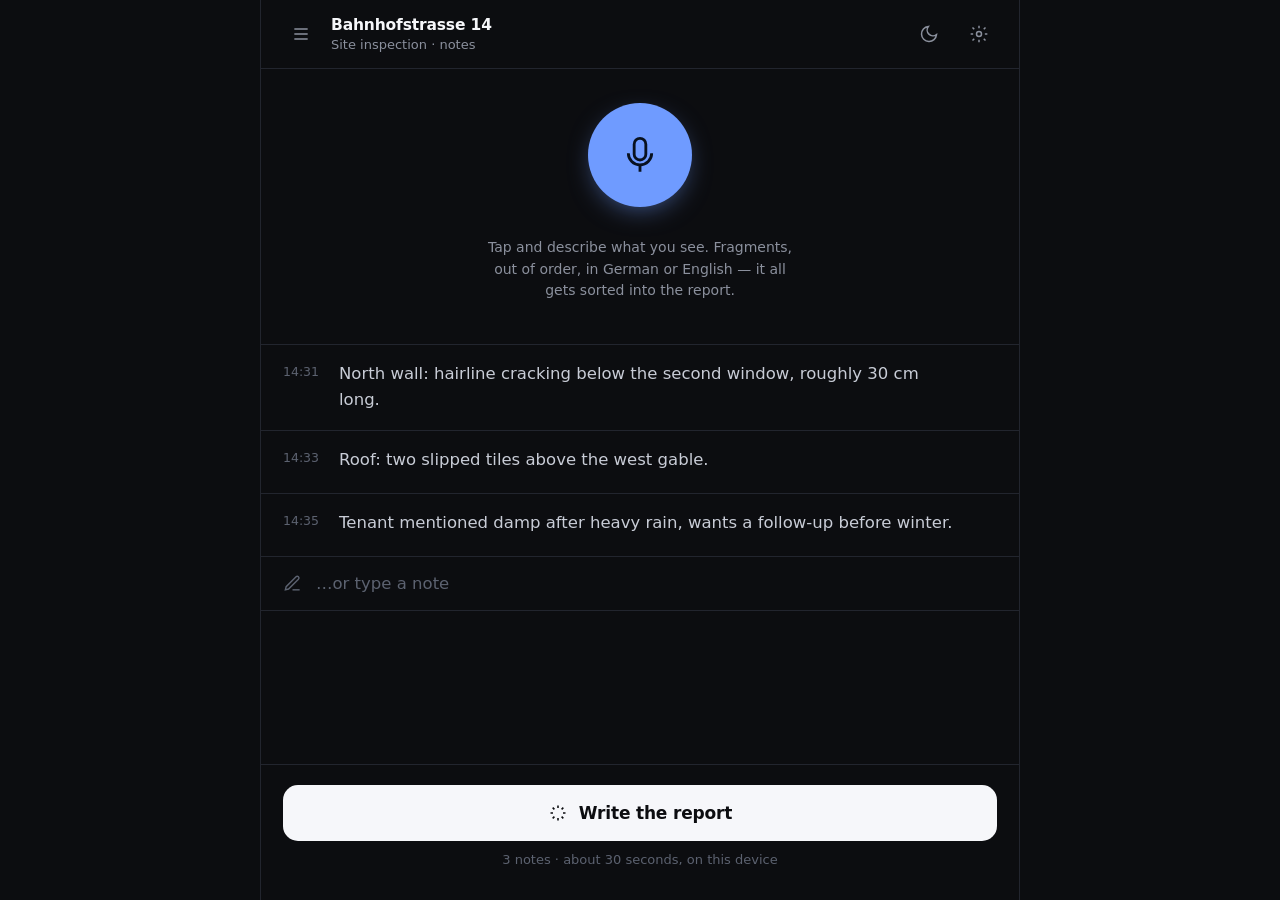
<file: design/5-field.html>
<!doctype html>
<html lang="en" data-theme="dark">
<head>
<meta charset="utf-8">
<meta name="viewport" content="width=device-width, initial-scale=1">
<title>Report tool — Field</title>
<style>
  /* ─── Field ───────────────────────────────────────────────────────────────
     Voice first, for someone standing on a roof with one free hand. Large
     targets, few controls, high contrast. Typing is the fallback, not the
     default. Dark by default because the screen is usually outdoors or in a
     stairwell; light theme is a tap away.
     ------------------------------------------------------------------- */
  :root{
    --bg:#ffffff; --raise:#f6f7f8; --line:#e5e7eb; --line-2:#d1d5db;
    --ink:#0c0d0f; --text:#33363d; --muted:#6f747e; --faint:#a0a5ae;
    --accent:#1a56db; --on-accent:#fff; --rec:#c62b2b;
    --sans:-apple-system,BlinkMacSystemFont,"Segoe UI",Inter,system-ui,sans-serif;
    --serif:"Iowan Old Style",Charter,Georgia,serif;
  }
  html[data-theme="dark"]{
    --bg:#0c0d10; --raise:#161820; --line:#22252e; --line-2:#333846;
    --ink:#f6f7fa; --text:#c8ccd6; --muted:#8b909d; --faint:#5c6270;
    --accent:#6f9bff; --on-accent:#08111f; --rec:#ff5f56;
  }
  *{box-sizing:border-box}
  html,body{height:100%;margin:0}
  body{background:var(--bg);color:var(--text);font-family:var(--sans);font-size:16px;-webkit-font-smoothing:antialiased}
  button{font:inherit;color:inherit;background:none;border:0;cursor:pointer}
  input{font:inherit;color:inherit}

  .app{height:100vh;display:flex;flex-direction:column;max-width:760px;margin:0 auto;
       border-left:1px solid var(--line);border-right:1px solid var(--line)}

  /* ── bar ── */
  .bar{display:flex;align-items:center;gap:10px;padding:14px 20px;border-bottom:1px solid var(--line)}
  .ib{width:40px;height:40px;border-radius:11px;display:grid;place-items:center;color:var(--muted)}
  .ib:hover{background:var(--raise);color:var(--ink)}
  .ib svg{width:20px;height:20px}
  .bar .who{flex:1;min-width:0}
  .bar .who b{display:block;font-size:15.5px;color:var(--ink);font-weight:600;letter-spacing:-.01em;overflow:hidden;text-overflow:ellipsis;white-space:nowrap}
  .bar .who span{font-size:13px;color:var(--muted)}

  .stage{flex:1;min-height:0;overflow-y:auto}
  .pad{padding:26px 22px 40px}

  /* ── capture ── */
  .capture{display:flex;flex-direction:column;align-items:center;padding:34px 22px 20px;gap:16px}
  .miclabel{font-size:14px;color:var(--muted);text-align:center;max-width:36ch;line-height:1.55}
  .bigmic{width:104px;height:104px;border-radius:50%;background:var(--accent);color:var(--on-accent);
          display:grid;place-items:center;box-shadow:0 8px 28px -10px color-mix(in srgb,var(--accent) 70%,transparent);
          transition:transform .12s}
  .bigmic:active{transform:scale(.96)}
  .bigmic svg{width:40px;height:40px}
  .bigmic.live{background:var(--rec);box-shadow:0 0 0 0 color-mix(in srgb,var(--rec) 55%,transparent);animation:halo 1.6s infinite}
  @keyframes halo{70%{box-shadow:0 0 0 24px transparent}100%{box-shadow:0 0 0 0 transparent}}
  .levels{display:flex;gap:4px;align-items:center;height:26px}
  .levels i{width:4px;border-radius:2px;background:var(--rec);animation:lv 1s ease-in-out infinite}
  .levels i:nth-child(1){height:8px;animation-delay:0s}.levels i:nth-child(2){height:18px;animation-delay:.08s}
  .levels i:nth-child(3){height:26px;animation-delay:.16s}.levels i:nth-child(4){height:14px;animation-delay:.24s}
  .levels i:nth-child(5){height:22px;animation-delay:.32s}.levels i:nth-child(6){height:10px;animation-delay:.4s}
  .levels i:nth-child(7){height:17px;animation-delay:.48s}
  @keyframes lv{50%{transform:scaleY(.3)}}
  .timer{font-size:14px;color:var(--rec);font-variant-numeric:tabular-nums}

  /* ── transcript ── */
  .lines{border-top:1px solid var(--line);margin-top:8px}
  .line{display:flex;gap:14px;padding:16px 22px;border-bottom:1px solid var(--line)}
  .line:hover{background:var(--raise)}
  .line .t{font-size:12.5px;color:var(--faint);width:42px;flex:none;font-variant-numeric:tabular-nums;padding-top:3px}
  .line .txt{flex:1;font-size:16.5px;line-height:1.6;color:var(--text);outline:0}
  .line .x{opacity:0;width:30px;height:30px;border-radius:8px;display:grid;place-items:center;color:var(--faint);flex:none}
  .line:hover .x{opacity:1}
  .line .x:hover{background:var(--bg);color:var(--rec)}
  .line .x svg{width:15px;height:15px}
  .line.pending .txt{color:var(--muted);font-style:italic}
  .typeline{display:flex;gap:12px;align-items:center;padding:16px 22px;border-bottom:1px solid var(--line)}
  .typeline input{flex:1;background:none;border:0;outline:0;font-size:16.5px}
  .typeline input::placeholder{color:var(--faint)}
  .typeline svg{width:19px;height:19px;color:var(--faint)}

  /* ── the one big action ── */
  .act{flex:none;border-top:1px solid var(--line);background:var(--bg);padding:20px 22px}
  .huge{width:100%;padding:18px;border-radius:15px;background:var(--ink);color:var(--bg);
        font-size:17px;font-weight:620;display:flex;align-items:center;justify-content:center;gap:11px;letter-spacing:-.01em}
  .huge:hover{opacity:.9}
  .huge svg{width:20px;height:20px}
  .huge[disabled]{opacity:.4;cursor:default}
  .act .sub{text-align:center;font-size:13px;color:var(--faint);margin-top:11px}

  /* ── writing ── */
  .work{display:flex;flex-direction:column;align-items:center;gap:18px;padding:110px 22px;text-align:center}
  .ring{width:52px;height:52px;border-radius:50%;border:3px solid var(--line);border-top-color:var(--accent);animation:spin 1s linear infinite}
  @keyframes spin{to{transform:rotate(360deg)}}
  .work b{font-size:19px;color:var(--ink);font-weight:620}
  .work p{margin:0;font-size:14.5px;color:var(--muted);max-width:34ch;line-height:1.6}

  /* ── report ── */
  .doc{font-family:var(--serif);font-size:17.5px;line-height:1.72;color:var(--text);outline:0}
  .doc h1{font-family:var(--sans);font-size:26px;font-weight:650;color:var(--ink);letter-spacing:-.02em;margin:0 0 4px;line-height:1.2}
  .doc .stamp{font-family:var(--sans);font-size:13px;color:var(--faint);margin:0 0 30px}
  .doc h2{font-family:var(--sans);font-size:18px;font-weight:640;color:var(--ink);margin:32px 0 10px}
  .doc h3{font-family:var(--sans);font-size:15px;font-weight:620;color:var(--text);margin:24px 0 8px}
  .doc p{margin:0 0 16px}
  .doc ul,.doc ol{margin:0 0 16px;padding-left:25px}
  .doc li{margin:0 0 8px}
  .foot{display:flex;gap:10px;padding:16px 22px;border-top:1px solid var(--line);background:var(--bg);position:sticky;bottom:0}
  .foot button{flex:1;padding:14px;border-radius:12px;font-size:15px;font-weight:580;border:1px solid var(--line-2);color:var(--text);display:flex;align-items:center;justify-content:center;gap:9px}
  .foot button:hover{border-color:var(--muted)}
  .foot button.main{background:var(--accent);border-color:var(--accent);color:var(--on-accent);flex:1.4}
  .foot svg{width:17px;height:17px}

  /* ── sheets ── */
  .sheet{position:fixed;inset:0;z-index:20;background:color-mix(in srgb,#000 46%,transparent);display:flex;align-items:flex-end;justify-content:center}
  .sheet-in{width:min(760px,100%);max-height:88vh;overflow-y:auto;background:var(--bg);border-radius:22px 22px 0 0;border:1px solid var(--line);border-bottom:0}
  .sheet-bar{display:flex;align-items:center;gap:12px;padding:18px 22px;border-bottom:1px solid var(--line);position:sticky;top:0;background:var(--bg);z-index:1}
  .sheet-bar h2{margin:0;font-size:18px;color:var(--ink);font-weight:640;letter-spacing:-.015em;flex:1}
  .pick{display:flex;align-items:center;gap:16px;padding:20px 22px;border-bottom:1px solid var(--line);width:100%;text-align:left}
  .pick:hover{background:var(--raise)}
  .pick .ic{width:44px;height:44px;border-radius:12px;background:var(--raise);color:var(--accent);display:grid;place-items:center;flex:none}
  .pick .ic svg{width:21px;height:21px}
  .pick b{display:block;font-size:16.5px;color:var(--ink);font-weight:600;margin-bottom:3px}
  .pick span{font-size:14px;color:var(--muted);line-height:1.5}
  .pick .chev{color:var(--faint)}
  .pick .chev svg{width:18px;height:18px}
  .pick.on .ic{background:var(--accent);color:var(--on-accent)}

  .grp{padding:22px}
  .grp h3{margin:0 0 4px;font-size:15px;color:var(--ink);font-weight:620}
  .grp .d{margin:0 0 16px;font-size:14px;color:var(--muted);line-height:1.55}
  .opt{display:flex;gap:14px;align-items:flex-start;padding:16px;border:1px solid var(--line);border-radius:13px;margin-bottom:9px;cursor:pointer}
  .opt.on{border-color:var(--accent);background:color-mix(in srgb,var(--accent) 9%,transparent)}
  .opt .r{width:18px;height:18px;border-radius:50%;border:2px solid var(--line-2);flex:none;margin-top:2px;position:relative}
  .opt.on .r{border-color:var(--accent)}
  .opt.on .r::after{content:"";position:absolute;inset:3px;border-radius:50%;background:var(--accent)}
  .opt b{display:block;font-size:15px;color:var(--ink);margin-bottom:3px}
  .opt span{font-size:13.5px;color:var(--muted);line-height:1.5}
  .fld{margin-top:16px}
  .fld label{display:block;font-size:13.5px;color:var(--muted);margin-bottom:7px}
  .fld input{width:100%;border:1px solid var(--line-2);border-radius:12px;background:var(--raise);padding:13px 15px;outline:0}
  .fld input:focus{border-color:var(--accent)}
  details summary{cursor:pointer;font-size:14px;color:var(--muted);padding:10px 0;list-style:none}
  details summary::-webkit-details-marker{display:none}
  details summary::before{content:"▸ ";color:var(--faint)}
  details[open] summary::before{content:"▾ "}
  [hidden]{display:none!important}
</style>
</head>
<body>
<div class="app">

  <header class="bar">
    <button class="ib" onclick="openSheet('reports')"><svg viewBox="0 0 24 24" fill="none" stroke="currentColor" stroke-width="1.9"><path d="M4 6h16M4 12h16M4 18h16"/></svg></button>
    <div class="who">
      <b id="wname">Bahnhofstrasse 14</b>
      <span id="wsub">Site inspection · notes</span>
    </div>
    <button class="ib" onclick="toggleTheme()"><svg viewBox="0 0 24 24" fill="none" stroke="currentColor" stroke-width="1.8"><path d="M21 12.8A9 9 0 1 1 11.2 3a7 7 0 0 0 9.8 9.8z"/></svg></button>
    <button class="ib" onclick="openSheet('settings')"><svg viewBox="0 0 24 24" fill="none" stroke="currentColor" stroke-width="1.8"><circle cx="12" cy="12" r="3"/><path d="M12 2v3M12 19v3M4.2 4.2l2.1 2.1M17.7 17.7l2.1 2.1M2 12h3M19 12h3M4.2 19.8l2.1-2.1M17.7 6.3l2.1-2.1"/></svg></button>
  </header>

  <!-- ══ CAPTURE ══ -->
  <div class="stage" id="capture">
    <div class="capture">
      <button class="bigmic" id="mic" onclick="rec()">
        <svg id="micicon" viewBox="0 0 24 24" fill="none" stroke="currentColor" stroke-width="1.7"><path d="M12 2a3.5 3.5 0 0 0-3.5 3.5v6a3.5 3.5 0 0 0 7 0v-6A3.5 3.5 0 0 0 12 2z"/><path d="M19 11a7 7 0 0 1-14 0M12 18v4"/></svg>
      </button>
      <div id="idle">
        <p class="miclabel">Tap and describe what you see. Fragments, out of order, in German or English — it all gets sorted into the report.</p>
      </div>
      <div id="live" hidden style="display:flex;flex-direction:column;align-items:center;gap:10px">
        <div class="levels"><i></i><i></i><i></i><i></i><i></i><i></i><i></i></div>
        <div class="timer">0:24 · listening</div>
      </div>
    </div>

    <div class="lines">
      <div class="line"><span class="t">14:31</span><span class="txt" contenteditable>North wall: hairline cracking below the second window, roughly 30 cm long.</span><button class="x"><svg viewBox="0 0 24 24" fill="none" stroke="currentColor" stroke-width="2"><path d="M18 6 6 18M6 6l12 12"/></svg></button></div>
      <div class="line"><span class="t">14:33</span><span class="txt" contenteditable>Roof: two slipped tiles above the west gable.</span><button class="x"><svg viewBox="0 0 24 24" fill="none" stroke="currentColor" stroke-width="2"><path d="M18 6 6 18M6 6l12 12"/></svg></button></div>
      <div class="line"><span class="t">14:35</span><span class="txt" contenteditable>Tenant mentioned damp after heavy rain, wants a follow-up before winter.</span><button class="x"><svg viewBox="0 0 24 24" fill="none" stroke="currentColor" stroke-width="2"><path d="M18 6 6 18M6 6l12 12"/></svg></button></div>
      <div class="typeline">
        <svg viewBox="0 0 24 24" fill="none" stroke="currentColor" stroke-width="1.8"><path d="M12 20h9"/><path d="M16.5 3.5a2.1 2.1 0 0 1 3 3L7 19l-4 1 1-4z"/></svg>
        <input placeholder="…or type a note">
      </div>
    </div>

  </div>
  <div class="act" id="captureact">
    <button class="huge" onclick="write()">
      <svg viewBox="0 0 24 24" fill="none" stroke="currentColor" stroke-width="1.9"><path d="M12 3v3M12 18v3M5.6 5.6l2.1 2.1M16.3 16.3l2.1 2.1M3 12h3M18 12h3M5.6 18.4l2.1-2.1M16.3 7.7l2.1-2.1"/></svg>
      Write the report
    </button>
    <p class="sub">3 notes · about 30 seconds, on this device</p>
  </div>

  <!-- ══ WRITING ══ -->
  <div class="stage" id="working" hidden>
    <div class="work">
      <div class="ring"></div>
      <b>Writing your report</b>
      <p>Sorting your notes into the site inspection template. Nothing is being uploaded.</p>
    </div>
  </div>

  <!-- ══ REPORT ══ -->
  <div class="stage" id="report" hidden>
    <div class="pad">
      <div class="doc" contenteditable>
        <h1>Site inspection — Bahnhofstrasse 14</h1>
        <p class="stamp">10 August 2026 · F. Bösiger</p>
        <p>The building was inspected on 10 August following the tenant's report of damp after heavy rain. Two defects were recorded, both on the exposed north and west elevations. Neither is structurally urgent, but both should be dealt with before the winter.</p>
        <h2>Findings</h2>
        <h3>North wall</h3>
        <p>Hairline cracking runs approximately 30 cm below the second window. The crack is superficial, with no displacement along its length, which is consistent with settlement rather than ongoing movement.</p>
        <ol><li>Monitor the crack over one further season.</li><li>Fill and repaint once movement has been ruled out.</li></ol>
        <h3>Roof, west gable</h3>
        <p>Two tiles above the west gable have slipped, leaving the underlay exposed. This is the most likely path for the water ingress the tenant described.</p>
        <ol><li>Re-bed the two slipped tiles.</li><li>Inspect the surrounding course for further movement.</li></ol>
        <h2>Follow-up</h2>
        <ul><li>Return visit before the first frost.</li><li>Confirm with the tenant that the damp has stopped.</li></ul>
      </div>
    </div>
  </div>
  <div class="foot" id="reportfoot" hidden>
    <button onclick="show('capture')"><svg viewBox="0 0 24 24" fill="none" stroke="currentColor" stroke-width="1.9"><path d="M15 18l-6-6 6-6"/></svg>Notes</button>
    <button onclick="write()"><svg viewBox="0 0 24 24" fill="none" stroke="currentColor" stroke-width="1.9"><path d="M3 12a9 9 0 1 0 3-6.7L3 8"/><path d="M3 3v5h5"/></svg>Again</button>
    <button class="main"><svg viewBox="0 0 24 24" fill="none" stroke="currentColor" stroke-width="1.9"><path d="M21 15v4a2 2 0 0 1-2 2H5a2 2 0 0 1-2-2v-4"/><path d="M7 10l5 5 5-5M12 15V3"/></svg>Save &amp; send</button>
  </div>
</div>

<!-- ── reports / templates sheet ── -->
<div class="sheet" id="sheet-reports" hidden onclick="if(event.target===this)closeSheets()">
  <div class="sheet-in">
    <div class="sheet-bar">
      <h2>Reports</h2>
      <button class="ib" onclick="closeSheets()"><svg viewBox="0 0 24 24" fill="none" stroke="currentColor" stroke-width="2"><path d="M18 6 6 18M6 6l12 12"/></svg></button>
    </div>
    <button class="pick on" onclick="closeSheets()">
      <span class="ic"><svg viewBox="0 0 24 24" fill="none" stroke="currentColor" stroke-width="1.9"><path d="M12 5v14M5 12h14"/></svg></span>
      <span style="flex:1"><b>New report</b><span>Choose a template and start talking</span></span>
      <span class="chev"><svg viewBox="0 0 24 24" fill="none" stroke="currentColor" stroke-width="2"><path d="m9 18 6-6-6-6"/></svg></span>
    </button>
    <button class="pick" onclick="closeSheets()">
      <span class="ic"><svg viewBox="0 0 24 24" fill="none" stroke="currentColor" stroke-width="1.8"><path d="M14 3H7a2 2 0 0 0-2 2v14a2 2 0 0 0 2 2h10a2 2 0 0 0 2-2V8z"/><path d="M14 3v5h5"/></svg></span>
      <span style="flex:1"><b>Bahnhofstrasse 14</b><span>Site inspection · draft · 2 hours ago</span></span>
      <span class="chev"><svg viewBox="0 0 24 24" fill="none" stroke="currentColor" stroke-width="2"><path d="m9 18 6-6-6-6"/></svg></span>
    </button>
    <button class="pick" onclick="closeSheets()">
      <span class="ic"><svg viewBox="0 0 24 24" fill="none" stroke="currentColor" stroke-width="1.8"><path d="M14 3H7a2 2 0 0 0-2 2v14a2 2 0 0 0 2 2h10a2 2 0 0 0 2-2V8z"/><path d="M14 3v5h5"/></svg></span>
      <span style="flex:1"><b>Seefeldquai 3</b><span>Site inspection · final · yesterday</span></span>
      <span class="chev"><svg viewBox="0 0 24 24" fill="none" stroke="currentColor" stroke-width="2"><path d="m9 18 6-6-6-6"/></svg></span>
    </button>
    <button class="pick" onclick="closeSheets()">
      <span class="ic"><svg viewBox="0 0 24 24" fill="none" stroke="currentColor" stroke-width="1.8"><path d="M14 3H7a2 2 0 0 0-2 2v14a2 2 0 0 0 2 2h10a2 2 0 0 0 2-2V8z"/><path d="M14 3v5h5"/></svg></span>
      <span style="flex:1"><b>Client call — Meier AG</b><span>Meeting note · final · 2 Aug</span></span>
      <span class="chev"><svg viewBox="0 0 24 24" fill="none" stroke="currentColor" stroke-width="2"><path d="m9 18 6-6-6-6"/></svg></span>
    </button>
    <div class="grp">
      <h3>Templates</h3>
      <p class="d">The shape each kind of report takes.</p>
      <button class="opt on" style="width:100%;text-align:left"><span class="r"></span><span><b>Site inspection</b><span>Summary · Findings, once per defect · Follow-up</span></span></button>
      <button class="opt" style="width:100%;text-align:left"><span class="r"></span><span><b>Meeting note</b><span>Attendees · Decisions · Actions</span></span></button>
      <button class="opt" style="width:100%;text-align:left"><span class="r"></span><span><b>Handover protocol</b><span>Parties · Condition per room · Readings</span></span></button>
    </div>
  </div>
</div>

<!-- ── settings sheet ── -->
<div class="sheet" id="sheet-settings" hidden onclick="if(event.target===this)closeSheets()">
  <div class="sheet-in">
    <div class="sheet-bar">
      <h2>Settings</h2>
      <button class="ib" onclick="closeSheets()"><svg viewBox="0 0 24 24" fill="none" stroke="currentColor" stroke-width="2"><path d="M18 6 6 18M6 6l12 12"/></svg></button>
    </div>
    <div class="grp">
      <h3>Where reports are written</h3>
      <p class="d">This decides whether your notes ever leave this device.</p>
      <label class="opt on"><span class="r"></span><span><b>On this device</b><span>Nothing is uploaded. Works with no signal.</span></span></label>
      <label class="opt"><span class="r"></span><span><b>Company server</b><span>Faster, but needs a connection and sends your notes.</span></span></label>
      <label class="opt"><span class="r"></span><span><b>Example text</b><span>Placeholder text in the right shape, for practice.</span></span></label>
      <details>
        <summary>Server details</summary>
        <div class="fld"><label>Address</label><input value="https://gateway.ajila.com/v1"></div>
        <div class="fld"><label>Key</label><input type="password" value="••••••••••••••"></div>
      </details>
    </div>
    <div class="grp" style="border-top:1px solid var(--line)">
      <h3>Dictation</h3>
      <p class="d">Speech becomes text on this device. Recordings are never uploaded.</p>
      <div class="fld"><label>Spoken language</label><input value="Detect automatically"></div>
    </div>
  </div>
</div>

<script>
  function show(which){
    ['capture','working','report'].forEach(id => document.getElementById(id).hidden = id !== which);
    document.getElementById('captureact').hidden = which !== 'capture';
    document.getElementById('reportfoot').hidden = which !== 'report';
    document.getElementById('wsub').textContent =
      which === 'report' ? 'Site inspection · report' : 'Site inspection · notes';
  }
  function write(){
    show('working');
    setTimeout(() => show('report'), 1900);
  }
  function rec(){
    const m = document.getElementById('mic');
    m.classList.toggle('live');
    const on = m.classList.contains('live');
    document.getElementById('idle').hidden = on;
    document.getElementById('live').hidden = !on;
    document.getElementById('micicon').innerHTML = on
      ? '<rect x="6" y="6" width="12" height="12" rx="2.5" fill="currentColor" stroke="none"/>'
      : '<path d="M12 2a3.5 3.5 0 0 0-3.5 3.5v6a3.5 3.5 0 0 0 7 0v-6A3.5 3.5 0 0 0 12 2z"/><path d="M19 11a7 7 0 0 1-14 0M12 18v4"/>';
  }
  function openSheet(n){ document.getElementById('sheet-' + n).hidden = false; }
  function closeSheets(){ document.querySelectorAll('.sheet').forEach(s => s.hidden = true); }
  function toggleTheme(){
    const r = document.documentElement;
    r.dataset.theme = r.dataset.theme === 'dark' ? 'light' : 'dark';
  }
</script>
</body>
</html>
</file>
